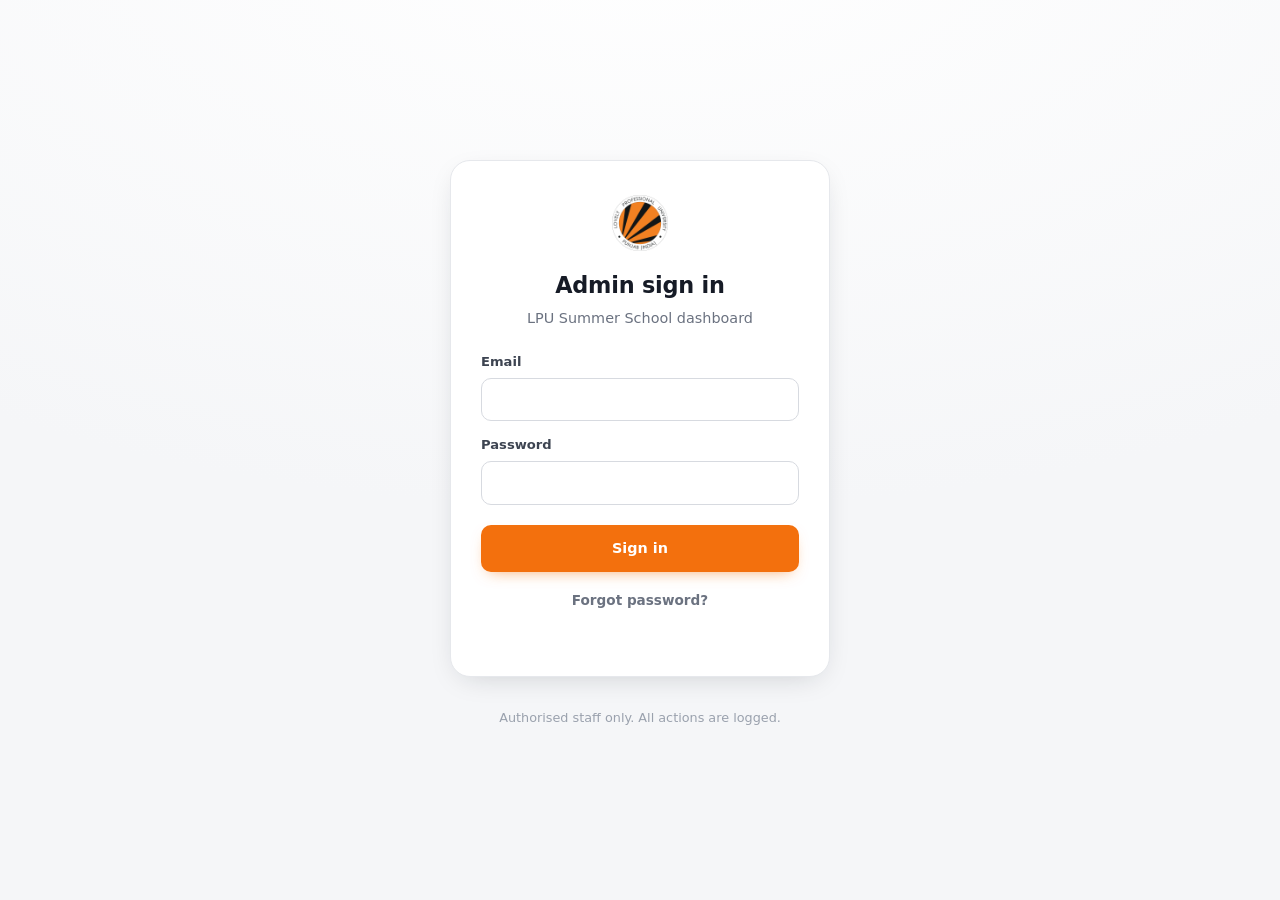
<file: admin.html>
<!doctype html>
<html lang="en">
  <head>
    <meta charset="utf-8">
    <meta name="viewport" content="width=device-width, initial-scale=1">
    <meta http-equiv="Content-Security-Policy" content="default-src 'self'; script-src 'self'; style-src 'self' 'unsafe-inline'; img-src 'self' https: data: blob:; connect-src 'self' https://laessbhhxbdydhhkseia.supabase.co https://bynpuhoysivxxlblxica.supabase.co; font-src 'self'; base-uri 'self'; form-action 'self';">
    <meta name="robots" content="noindex, nofollow, noarchive">
    <meta name="theme-color" content="#f3700d">
    <title>Admin | LPU Summer School</title>
    <link rel="icon" type="image/png" href="/assets/lpu-circle-logo.png">
    <link rel="apple-touch-icon" href="/assets/lpu-circle-logo.png">
    <link rel="stylesheet" href="admin.css">
  </head>
  <body class="admin">
    <!-- ============================ LOGIN ============================ -->
    <div class="login-view" data-login-view>
      <form class="login-card" data-login-form>
        <img class="login-logo" src="assets/lpu-circle-logo.png" width="56" height="56" alt="">
        <h1>Admin sign in</h1>
        <p class="login-sub">LPU Summer School dashboard</p>
        <label>Email
          <input type="email" name="email" autocomplete="username" required>
        </label>
        <label>Password
          <input type="password" name="password" autocomplete="current-password" required>
        </label>
        <button class="btn btn-primary btn-block" type="submit" data-login-submit>Sign in</button>
        <button class="btn-link" type="button" data-forgot-pass>Forgot password?</button>
        <p class="login-error" role="alert" data-login-error></p>
      </form>
      <p class="login-foot">Authorised staff only. All actions are logged.</p>
    </div>

    <!-- ============================ APP ============================ -->
    <div class="app" data-app hidden>
      <!-- Sidebar -->
      <aside class="sidebar" data-sidebar>
        <div class="sidebar-brand">
          <img src="assets/lpu-circle-logo.png" width="34" height="34" alt="">
          <div><strong>Summer School</strong><span>Admin</span></div>
        </div>
        <nav class="sidebar-nav" aria-label="Sections">
          <button class="nav-item active" data-view="dashboard"><span class="nav-ic" aria-hidden="true">▦</span>Dashboard</button>
          <button class="nav-item" data-view="registrations"><span class="nav-ic" aria-hidden="true">▣</span>Registrations<em class="nav-badge" data-nav-pending hidden>0</em></button>
          <p class="nav-section">Setup</p>
          <button class="nav-item" data-view="programs"><span class="nav-ic" aria-hidden="true">◈</span>Programs</button>
          <button class="nav-item" data-view="sessions"><span class="nav-ic" aria-hidden="true">◷</span>Sessions</button>
          <button class="nav-item" data-view="courses"><span class="nav-ic" aria-hidden="true">❏</span>Courses</button>
          <button class="nav-item" data-view="fees"><span class="nav-ic" aria-hidden="true">₹</span>Fees</button>
          <p class="nav-section">Site</p>
          <button class="nav-item" data-view="gallery"><span class="nav-ic" aria-hidden="true">▤</span>Gallery</button>
          <button class="nav-item" data-view="settings"><span class="nav-ic" aria-hidden="true">⚙</span>Settings</button>
          <button class="nav-item" data-view="yearly"><span class="nav-ic" aria-hidden="true">↻</span>New season</button>
        </nav>
        <div class="sidebar-foot">
          <div class="sidebar-user">
            <span class="sidebar-avatar" data-admin-initial>A</span>
            <span class="sidebar-email" data-admin-email>admin</span>
          </div>
          <div class="sidebar-foot-actions">
            <button class="btn-link" type="button" data-change-pass>Change password</button>
            <button class="btn-link danger" type="button" data-logout>Log out</button>
          </div>
        </div>
      </aside>

      <!-- Workspace -->
      <div class="workspace">
        <header class="topbar">
          <button class="icon-btn sidebar-toggle" type="button" aria-label="Toggle menu" data-sidebar-toggle>☰</button>
          <h1 class="topbar-title" data-page-title>Dashboard</h1>
          <div class="topbar-actions">
            <button class="btn btn-ghost btn-sm" type="button" data-refresh>↻ Refresh</button>
          </div>
        </header>

        <main class="workspace-main" data-workspace>
          <!-- Dashboard -->
          <section class="view active" data-panel="dashboard">
            <div class="stat-grid" data-stat-grid></div>
            <div class="dash-columns">
              <section class="card">
                <div class="card-head">
                  <h2>Needs attention</h2>
                  <button class="btn btn-ghost btn-sm" type="button" data-goto="registrations" data-preset-pending>Review payments</button>
                </div>
                <div class="stack" data-attention></div>
              </section>
              <section class="card">
                <div class="card-head">
                  <h2>Program setup</h2>
                  <button class="btn btn-ghost btn-sm" type="button" data-goto="programs">Manage</button>
                </div>
                <div class="stack" data-program-health></div>
              </section>
            </div>
          </section>

          <!-- Registrations -->
          <section class="view" data-panel="registrations">
            <div class="toolbar">
              <input class="input search" type="search" placeholder="Search student, guardian, school, phone, ref…" data-reg-search>
              <select class="input" data-reg-status><option value="all">All status</option><option value="pending">Pending</option><option value="confirmed">Confirmed</option><option value="cancelled">Cancelled</option><option value="rejected">Rejected</option></select>
              <select class="input" data-reg-payment><option value="all">All payment</option><option value="verification_pending">Needs verification</option><option value="paid">Verified</option><option value="unpaid">Unpaid</option><option value="failed">Rejected / failed</option></select>
              <select class="input" data-reg-program><option value="all">All programs</option></select>
              <span class="toolbar-count" data-reg-count></span>
              <button class="btn btn-ghost btn-sm" type="button" data-export-csv>Export CSV</button>
            </div>
            <div class="table-wrap">
              <table class="data-table" data-reg-table>
                <thead><tr>
                  <th>Date</th><th>Student</th><th>Program</th><th>Age / class</th><th>Guardian</th><th>Phone</th><th>Fee</th><th>Payment</th><th>Status</th><th></th>
                </tr></thead>
                <tbody data-reg-body></tbody>
              </table>
            </div>
            <p class="empty" data-reg-empty hidden>No registrations match your filters.</p>
            <div class="pagination" data-reg-pagination hidden></div>
          </section>

          <!-- Programs -->
          <section class="view" data-panel="programs">
            <div class="toolbar">
              <input class="input search" type="search" placeholder="Search program…" data-program-search>
              <select class="input" data-program-active><option value="all">All visibility</option><option value="active">Active</option><option value="inactive">Inactive</option></select>
              <span class="toolbar-count" data-program-count></span>
              <button class="btn btn-primary btn-sm" type="button" data-add-program>+ Add program</button>
            </div>
            <div class="table-wrap">
              <table class="data-table" data-program-table>
                <thead><tr><th>Program</th><th>Dates</th><th>Mode</th><th>Fee</th><th>Readiness</th><th>Active</th><th></th></tr></thead>
                <tbody data-program-body></tbody>
              </table>
            </div>
            <p class="empty" data-program-empty hidden>No programs found.</p>
          </section>

          <!-- Sessions -->
          <section class="view" data-panel="sessions">
            <div class="toolbar">
              <input class="input search" type="search" placeholder="Search session…" data-session-search>
              <select class="input" data-session-program><option value="all">All programs</option></select>
              <span class="toolbar-count" data-session-count></span>
              <button class="btn btn-primary btn-sm" type="button" data-add-session>+ Add session</button>
            </div>
            <div class="table-wrap">
              <table class="data-table" data-session-table>
                <thead><tr><th>Name</th><th>Program</th><th>Time slot</th><th>Order</th><th>Active</th><th></th></tr></thead>
                <tbody data-session-body></tbody>
              </table>
            </div>
            <p class="empty" data-session-empty hidden>No sessions found.</p>
          </section>

          <!-- Courses -->
          <section class="view" data-panel="courses">
            <div class="toolbar">
              <input class="input search" type="search" placeholder="Search course…" data-course-search>
              <select class="input" data-course-program><option value="all">All programs</option></select>
              <select class="input" data-course-session><option value="all">All sessions</option></select>
              <span class="toolbar-count" data-course-count></span>
              <button class="btn btn-primary btn-sm" type="button" data-add-course>+ Add course</button>
            </div>
            <div class="table-wrap">
              <table class="data-table" data-course-table>
                <thead><tr><th>Course</th><th>Program</th><th>Session</th><th>Category</th><th>Min age</th><th>Active</th><th></th></tr></thead>
                <tbody data-course-body></tbody>
              </table>
            </div>
            <p class="empty" data-course-empty hidden>No courses found.</p>
          </section>

          <!-- Fees -->
          <section class="view" data-panel="fees">
            <div class="toolbar">
              <input class="input search" type="search" placeholder="Search fee tier…" data-fee-search>
              <select class="input" data-fee-program><option value="all">All programs</option></select>
              <span class="toolbar-count" data-fee-count></span>
              <button class="btn btn-primary btn-sm" type="button" data-add-fee>+ Add tier</button>
            </div>
            <div class="table-wrap">
              <table class="data-table" data-fee-table>
                <thead><tr><th>Program</th><th>Sessions</th><th>Fee (Rs.)</th><th>Label</th><th></th></tr></thead>
                <tbody data-fee-body></tbody>
              </table>
            </div>
            <p class="empty" data-fee-empty hidden>No fee tiers found.</p>
          </section>

          <!-- Gallery -->
          <section class="view" data-panel="gallery">
            <div class="toolbar">
              <input class="input search" type="search" placeholder="Search image…" data-gallery-search>
              <span class="toolbar-count" data-gallery-count></span>
              <button class="btn btn-primary btn-sm" type="button" data-add-image>+ Add image</button>
            </div>
            <div class="gallery-grid" data-gallery-grid></div>
            <p class="empty" data-gallery-empty hidden>No gallery images yet.</p>
          </section>

          <!-- Settings -->
          <section class="view" data-panel="settings">
            <div class="toolbar">
              <input class="input search" type="search" placeholder="Search setting…" data-settings-search>
              <span class="toolbar-count" data-settings-count></span>
              <button class="btn btn-primary btn-sm" type="button" data-save-settings>Save changes</button>
            </div>
            <div class="settings-grid" data-settings-grid></div>
          </section>

          <!-- New season / yearly tools -->
          <section class="view" data-panel="yearly">
            <div class="stack" data-yearly></div>
          </section>
        </main>
      </div>
    </div>

    <!-- Modal -->
    <div class="modal-overlay" data-modal-overlay hidden>
      <div class="modal" role="dialog" aria-modal="true" aria-labelledby="modalTitle">
        <div class="modal-head">
          <h3 id="modalTitle" data-modal-title>Modal</h3>
          <button class="icon-btn" type="button" aria-label="Close" data-modal-close>&times;</button>
        </div>
        <div class="modal-body" data-modal-body></div>
        <div class="modal-foot" data-modal-foot>
          <button class="btn btn-ghost" type="button" data-modal-cancel>Cancel</button>
          <button class="btn btn-primary" type="button" data-modal-save>Save</button>
        </div>
      </div>
    </div>

    <div class="toast-region" data-toasts aria-live="polite" aria-atomic="true"></div>

    <script src="admin.js"></script>
    <script src="select-enhance.js"></script>
  </body>
</html>
</file>
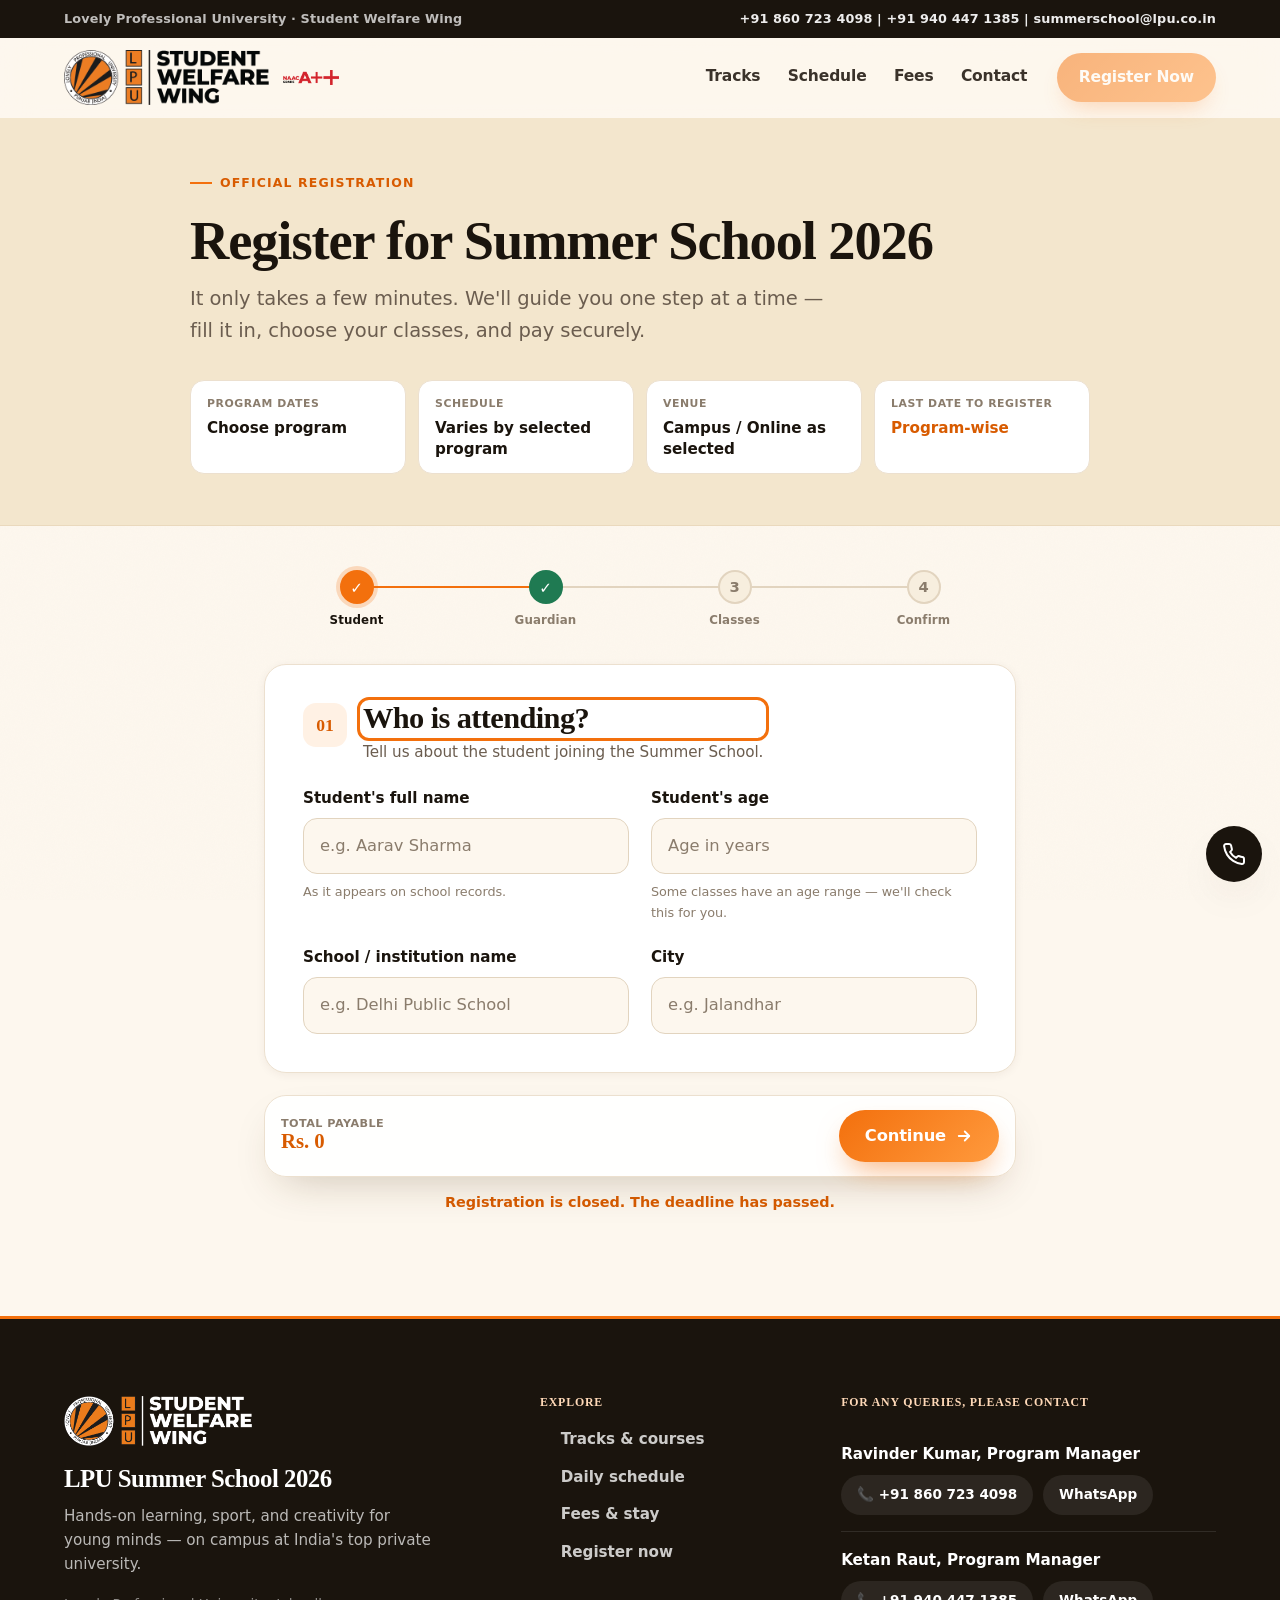
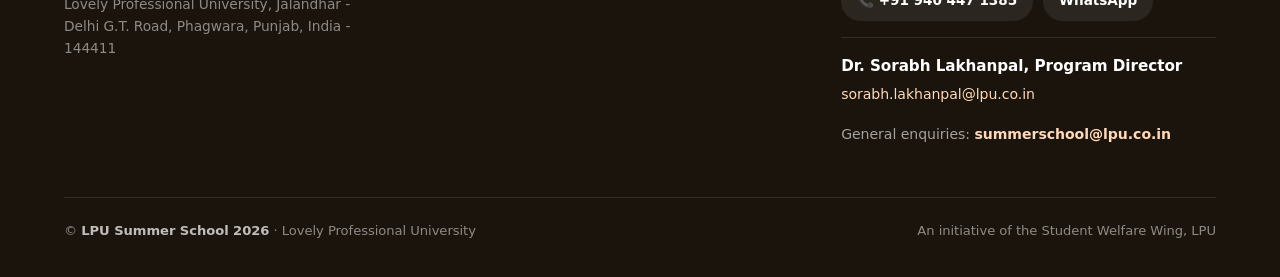
<file: register.html>
<!doctype html>
<html lang="en">
  <head>
    <!-- Google tag (gtag.js) -->
    <script async src="https://www.googletagmanager.com/gtag/js?id=G-HMVR66H028"></script>
    <script>
      window.dataLayer = window.dataLayer || [];
      function gtag(){dataLayer.push(arguments);}
      gtag('js', new Date());
      gtag('config', 'G-HMVR66H028');
    </script>
    <meta charset="utf-8">
    <meta name="viewport" content="width=device-width, initial-scale=1">
    <meta http-equiv="Content-Security-Policy" content="default-src 'self'; script-src 'self' https://www.googletagmanager.com; style-src 'self' 'unsafe-inline' https://fonts.googleapis.com; img-src 'self' https: data: blob:; connect-src 'self' https://laessbhhxbdydhhkseia.supabase.co https://bynpuhoysivxxlblxica.supabase.co https://www.google-analytics.com https://analytics.google.com https://www.googletagmanager.com; font-src 'self' https://fonts.gstatic.com; base-uri 'self'; form-action 'self';">
    <meta name="description" content="Register for LPU Summer School 2026 in a few simple steps — choose your program, classes, stay, and pay securely.">
    <meta name="robots" content="index, follow">
    <meta name="theme-color" content="#f3700d">
    <title>Register | LPU Summer School 2026</title>
    <link rel="canonical" href="https://summerschool.unisportscouncil.co.in/register">
    <link rel="icon" type="image/png" href="/assets/lpu-circle-logo.png">
    <link rel="apple-touch-icon" href="/assets/lpu-circle-logo.png">
    <link rel="manifest" href="/assets/site.webmanifest">
    <meta property="og:type" content="website">
    <meta property="og:site_name" content="LPU Summer School">
    <meta property="og:title" content="Register for LPU Summer School 2026">
    <meta property="og:description" content="Complete LPU Summer School registration in a few simple steps and upload payment proof securely.">
    <meta property="og:url" content="https://summerschool.unisportscouncil.co.in/register">
    <meta property="og:image" content="https://summerschool.unisportscouncil.co.in/assets/lpu-summer-school-og.png">
    <meta name="twitter:card" content="summary_large_image">
    <link rel="preconnect" href="https://bynpuhoysivxxlblxica.supabase.co">
    <link rel="preconnect" href="https://fonts.googleapis.com">
    <link rel="preconnect" href="https://fonts.gstatic.com" crossorigin>
    <link rel="stylesheet" href="https://fonts.googleapis.com/css2?family=Fraunces:opsz,wght@9..144,500;9..144,600;9..144,700&family=Plus+Jakarta+Sans:wght@400;500;600;700;800&display=swap">
    <link rel="stylesheet" href="styles.css">
  </head>
  <body class="register-page">
    <a class="skip-link" href="#registerMain">Skip to registration</a>

    <div class="utility-bar">
      <span class="utility-org">Lovely Professional University &middot; Student Welfare Wing</span>
      <a class="utility-contact" href="mailto:summerschool@lpu.co.in" data-cfg="utility-contact">+91 860 723 4098 &middot; summerschool@lpu.co.in</a>
    </div>

    <header class="site-header" data-header>
      <a class="brand" href="/" aria-label="Back to LPU Summer School home">
        <img class="brand-logo" src="assets/dsosww-logo.png" width="514" height="136" alt="LPU Student Welfare Wing">
        <img class="naac-logo" src="assets/lpu-naac-logo.png" width="2746" height="750" alt="NAAC Grade A++" loading="lazy">
      </a>
      <button class="nav-toggle" type="button" aria-label="Open navigation" aria-expanded="false" aria-controls="primary-nav" data-nav-toggle>
        <span></span><span></span><span></span>
      </button>
      <nav class="site-nav" id="primary-nav" aria-label="Primary" data-nav>
        <a href="/#tracks">Tracks</a>
        <a href="/#sessions">Schedule</a>
        <a href="/#fees">Fees</a>
        <a href="/#contact">Contact</a>
        <a class="nav-cta" href="/register">Register Now</a>
      </nav>
    </header>

    <main id="registerMain" class="register-main">
      <!-- ======================= REGISTER HERO ======================= -->
      <section class="register-hero">
        <div class="register-hero-inner">
          <p class="eyebrow">Official registration</p>
          <h1>Register for Summer School 2026</h1>
          <p class="register-hero-sub">It only takes a few minutes. We'll guide you one step at a time &mdash; fill it in, choose your classes, and pay securely.</p>
          <dl class="register-hero-facts">
            <div class="reg-fact">
              <dt>Program dates</dt>
              <dd data-reg-summary="dates">Choose a program</dd>
            </div>
            <div class="reg-fact">
              <dt>Schedule</dt>
              <dd data-reg-summary="schedule">Varies by program</dd>
            </div>
            <div class="reg-fact">
              <dt>Venue</dt>
              <dd data-reg-summary="venue">Campus / Online</dd>
            </div>
            <div class="reg-fact reg-fact-deadline">
              <dt>Last date to register</dt>
              <dd data-reg-summary="deadline">Program-wise</dd>
            </div>
          </dl>
        </div>
      </section>

      <!-- ======================= WIZARD ======================= -->
      <section class="section registration-section">
        <!-- Progress -->
        <div class="form-progress" aria-label="Registration steps">
          <div class="progress-step active" data-step="1"><span>1</span><em>Student</em></div>
          <div class="progress-step" data-step="2"><span>2</span><em>Guardian</em></div>
          <div class="progress-step" data-step="3"><span>3</span><em>Classes</em></div>
          <div class="progress-step" data-step="4"><span>4</span><em>Stay &amp; food</em></div>
          <div class="progress-step" data-step="5"><span>5</span><em>Confirm</em></div>
        </div>

        <form class="registration-form wizard" data-registration-form novalidate>
          <!-- ---------- STEP 1: STUDENT ---------- -->
          <div class="form-block is-active">
            <div class="form-heading">
              <span>01</span>
              <div>
                <h2>Who is attending?</h2>
                <p class="form-block-intro">Tell us about the student joining the Summer School.</p>
              </div>
            </div>
            <div class="form-grid">
              <label>
                Student's full name
                <input name="studentName" type="text" autocomplete="name" maxlength="100" placeholder="e.g. Aarav Sharma" required>
                <small class="field-hint">As it appears on school records.</small>
              </label>
              <label>
                Student's age
                <input name="studentAge" type="number" inputmode="numeric" min="1" max="70" placeholder="Age in years" required>
                <small class="field-hint">Some classes have an age range &mdash; we'll check this for you.</small>
              </label>
              <label>
                School / institution name
                <input name="schoolName" type="text" maxlength="150" placeholder="e.g. Delhi Public School" required>
              </label>
              <label>
                City
                <input name="city" type="text" maxlength="100" placeholder="e.g. Jalandhar" required>
              </label>
            </div>
          </div>

          <!-- ---------- STEP 2: GUARDIAN ---------- -->
          <div class="form-block">
            <div class="form-heading">
              <span>02</span>
              <div>
                <h2>Parent or guardian</h2>
                <p class="form-block-intro">We'll use these details to contact you about the registration.</p>
              </div>
            </div>
            <div class="form-grid">
              <label>
                Title
                <select name="guardianTitle" autocomplete="honorific-prefix" required>
                  <option value="">Select title</option>
                  <option>Mr.</option>
                  <option>Mrs.</option>
                  <option>Ms.</option>
                  <option>Dr.</option>
                  <option>Prof.</option>
                  <option>Master</option>
                  <option>Miss</option>
                  <option>Shri</option>
                  <option>Smt.</option>
                </select>
              </label>
              <label>
                Parent or guardian name
                <input name="guardianName" type="text" autocomplete="name" maxlength="100" placeholder="Full name" required>
              </label>
              <label>
                Phone number
                <input name="phone" type="tel" inputmode="tel" autocomplete="tel" pattern="\+?[0-9\s().-]{10,20}" maxlength="20" placeholder="10-digit mobile number" title="Enter a valid phone number with 10 to 15 digits" required>
                <small class="field-hint">We'll send updates to this number on WhatsApp / call.</small>
              </label>
              <label>
                Email
                <input name="email" type="email" inputmode="email" autocomplete="email" maxlength="254" placeholder="name@example.com" required>
              </label>
              <label>
                Emergency contact
                <input name="emergencyPhone" type="tel" inputmode="tel" pattern="\+?[0-9\s().-]{10,20}" maxlength="20" placeholder="Another reachable number" title="Enter a valid phone number with 10 to 15 digits" required>
                <small class="field-hint">A second number we can call in an emergency.</small>
              </label>
            </div>
          </div>

          <!-- ---------- STEP 3: PROGRAM & CLASSES ---------- -->
          <div class="form-block">
            <div class="form-heading">
              <span>03</span>
              <div>
                <h2 data-selection-heading>Choose program &amp; classes</h2>
                <p class="form-block-intro" data-selection-help>Pick a program first. The classes, dates, and fee update automatically.</p>
              </div>
            </div>
            <input type="hidden" name="programSlug" value="" data-program-slug>
            <p class="reg-cards-label">Select your program</p>
            <div class="registration-programs" data-registration-programs role="group" aria-label="Choose program"></div>
            <p class="program-status" data-program-status>Select a program to see its schedule, fee, and registration status.</p>
            <div class="session-selectors" data-session-selectors></div>
          </div>

          <!-- ---------- STEP 4: STAY & FOOD (auto-hidden when not offered) ---------- -->
          <div class="form-block" data-hostel-block>
            <div class="form-heading">
              <span>04</span>
              <div>
                <h2>Stay &amp; food <small>(optional)</small></h2>
                <p class="form-block-intro">For outstation students. Hostel beds are charged per student, per day; mess food is per student, per day.</p>
              </div>
            </div>
            <div class="hostel-radios" data-hostel-options></div>
          </div>

          <!-- ---------- STEP 5: CONFIRM ---------- -->
          <div class="form-block">
            <div class="form-heading">
              <span>05</span>
              <div>
                <h2>Review &amp; confirm</h2>
                <p class="form-block-intro">Check the details below, then confirm to proceed to payment.</p>
              </div>
            </div>
            <div class="confirm-summary" data-confirm-summary hidden></div>
            <div class="form-grid">
              <label class="full">
                Medical note or special requirement
                <textarea name="medicalNote" rows="4" maxlength="500" placeholder="Allergies, medication, pickup note &mdash; or write NA"></textarea>
              </label>
            </div>

            <div class="confirm-fees">
              <div class="fee-line">
                <span>Program / class fee</span>
                <strong data-fee-session>Rs. 0</strong>
              </div>
              <div class="fee-line-secondary" data-fee-detail></div>
              <p class="fee-note" data-fee-note></p>
              <div class="fee-line fee-line-total">
                <span>Total payable</span>
                <strong data-fee-total>Rs. 0</strong>
              </div>
            </div>

            <label class="consent-row full">
              <input type="checkbox" name="consent" required>
              <span>I confirm the details above are correct and I agree to be contacted by the LPU Summer School team.</span>
            </label>
          </div>

          <!-- ---------- STICKY WIZARD ACTION BAR ---------- -->
          <div class="wizard-bar">
            <button class="btn btn-ghost wizard-back" type="button" data-wizard-back hidden>
              <svg width="18" height="18" viewBox="0 0 24 24" fill="none" stroke="currentColor" stroke-width="2.4" stroke-linecap="round" stroke-linejoin="round" aria-hidden="true"><path d="M19 12H5"/><path d="m11 18-6-6 6-6"/></svg>
              Back
            </button>
            <div class="wizard-total">
              <span>Total payable</span>
              <strong data-fee-total>Rs. 0</strong>
            </div>
            <button class="btn btn-primary wizard-next" type="button" data-wizard-next>
              Continue
              <svg width="18" height="18" viewBox="0 0 24 24" fill="none" stroke="currentColor" stroke-width="2.4" stroke-linecap="round" stroke-linejoin="round" aria-hidden="true"><path d="M5 12h14"/><path d="m13 6 6 6-6 6"/></svg>
            </button>
            <button class="btn btn-primary wizard-submit" type="submit" data-wizard-submit hidden disabled>Proceed to Payment</button>
          </div>
          <p class="form-status" role="status" data-form-status></p>
        </form>

        <!-- ======================= PAYMENT MODAL ======================= -->
        <div class="payment-overlay" data-payment-section hidden>
          <div class="payment-modal">
            <div class="payment-modal-header">
              <div>
                <h2>Complete payment</h2>
                <span class="payment-ref">Ref: <code data-pay-ref></code></span>
              </div>
              <button type="button" class="payment-close" data-payment-close aria-label="Close payment">&times;</button>
            </div>

            <div class="payment-modal-scroll">
              <div class="pay-amount-card">
                <span class="pay-for">Paying for <b data-pay-student>&mdash;</b></span>
                <span class="pay-amount-label">Amount to pay</span>
                <strong class="pay-amount" data-pay-total>Rs. 0</strong>
                <span class="pay-amount-split" data-pay-split></span>
              </div>

              <ol class="pay-steps">
                <li class="pay-step">
                  <span class="pay-step-num">1</span>
                  <div class="pay-step-body">
                    <strong>Pay on the official LPU page</strong>
                    <p>Tap the button. On the page that opens, enter <b data-pay-total>Rs. 0</b> and complete the payment.</p>
                    <a class="btn btn-primary pay-cta" data-paytm-link href="https://secure.paytmpayments.com/link/paymentForm/25698/LL_925406030" target="_blank" rel="noopener">
                      Open Paytm &amp; pay <span data-pay-total>Rs. 0</span>
                      <svg width="18" height="18" viewBox="0 0 24 24" fill="none" stroke="currentColor" stroke-width="2.4" stroke-linecap="round" stroke-linejoin="round" aria-hidden="true"><path d="M7 17 17 7"/><path d="M7 7h10v10"/></svg>
                    </a>
                  </div>
                </li>
                <li class="pay-step">
                  <span class="pay-step-num">2</span>
                  <div class="pay-step-body">
                    <strong>Take a screenshot</strong>
                    <p>When Paytm shows &ldquo;Payment Successful&rdquo;, take a screenshot of that screen.</p>
                  </div>
                </li>
                <li class="pay-step">
                  <span class="pay-step-num">3</span>
                  <div class="pay-step-body">
                    <strong>Upload your screenshot here</strong>
                    <div class="upload-section">
                      <div class="upload-state" data-upload-state="pick">
                        <div class="upload-area" role="button" tabindex="0" data-upload-area>
                          <svg width="36" height="36" viewBox="0 0 24 24" fill="none" stroke="currentColor" stroke-width="1.5" stroke-linecap="round" stroke-linejoin="round" aria-hidden="true"><path d="M21 15v4a2 2 0 0 1-2 2H5a2 2 0 0 1-2-2v-4"/><polyline points="17 8 12 3 7 8"/><line x1="12" y1="3" x2="12" y2="15"/></svg>
                          <strong>Tap to add your payment screenshot</strong>
                          <span>JPG, PNG, WebP or HEIC (max 10 MB)</span>
                        </div>
                        <div class="upload-processing" data-upload-processing>
                          <div class="upload-spinner"></div>
                          <span>Compressing your photo&hellip; please wait</span>
                        </div>
                        <div class="upload-ready" data-upload-ready>
                          <img data-preview-img alt="Screenshot preview">
                          <div class="upload-file-info">
                            <span class="upload-filename" data-upload-filename></span>
                            <span class="upload-success-badge">Ready to submit</span>
                          </div>
                          <button type="button" class="upload-remove-btn" data-remove-upload aria-label="Remove screenshot">&times;</button>
                        </div>
                      </div>
                      <p class="form-status" role="status" data-upload-status></p>
                      <button class="btn btn-primary upload-submit" type="button" data-submit-screenshot disabled>Submit registration</button>
                    </div>
                  </div>
                </li>
              </ol>

              <div class="payment-help-card">
                <strong>Need help paying?</strong>
                <span>Call +91 860 723 4098 or +91 940 447 1385 &mdash; we'll guide you.</span>
              </div>
            </div>
          </div>
        </div>

        <!-- ======================= RECEIPT ======================= -->
        <section class="receipt-section" data-receipt hidden role="dialog" aria-modal="true" aria-labelledby="receiptTitle" tabindex="-1">
          <div class="receipt-card" role="document">
            <div class="receipt-header">
              <div class="receipt-check" aria-hidden="true">
                <svg viewBox="0 0 60 60"><circle class="rc-circle" cx="30" cy="30" r="26.4"/><path class="rc-tick" d="M18 31.5 26.5 40 42 22"/></svg>
              </div>
              <h2 id="receiptTitle">Registration submitted</h2>
              <p>LPU Summer School 2026</p>
            </div>
            <div class="receipt-body">
              <table class="receipt-table" data-receipt-table></table>
              <div class="receipt-pending">Pending verification</div>
              <p class="receipt-note">Your payment screenshot is under review. You'll receive a confirmation email once it's verified.</p>
              <p class="receipt-contact">For queries: summerschool@lpu.co.in &middot; +91 860 723 4098 &middot; +91 940 447 1385</p>
            </div>
            <div class="receipt-actions">
              <button class="btn btn-primary" type="button" data-print-receipt>Print summary</button>
              <a class="btn btn-ghost" href="/">Back to website</a>
            </div>
          </div>
        </section>
      </section>
    </main>

    <!-- ======================= FOOTER ======================= -->
    <footer class="site-footer" id="contact">
      <div class="footer-grid">
        <div class="footer-brand">
          <img src="assets/sww-logo.png" width="718" height="191" alt="LPU Student Welfare Wing" loading="lazy" decoding="async">
          <h2 data-cfg="event-name">LPU Summer School 2026</h2>
          <p class="footer-tagline">Hands-on learning, sport, and creativity for young minds &mdash; on campus at India's top private university.</p>
          <p class="footer-address" data-cfg="full-address">Lovely Professional University, Jalandhar - Delhi G.T. Road, Phagwara, Punjab, India - 144411</p>
        </div>

        <nav class="footer-links" aria-label="Footer">
          <h3 class="footer-col-title">Explore</h3>
          <ul>
            <li><a href="/#tracks">Tracks &amp; courses</a></li>
            <li><a href="/#sessions">Daily schedule</a></li>
            <li><a href="/#fees">Fees &amp; stay</a></li>
            <li><a href="/register">Register now</a></li>
          </ul>
        </nav>

        <address class="footer-contact">
          <h3 class="footer-col-title">For any queries, please contact</h3>
          <div class="contact-card" data-cfg-pm="1">
            <span>Ravinder Kumar, Program Manager</span>
            <div class="contact-links">
              <a href="tel:+918607234098">Call +91 86072 34098</a>
              <a href="https://wa.me/918607234098?text=Hi%2C%20I%20have%20a%20query%20about%20LPU%20Summer%20School%202026" target="_blank" rel="noopener">WhatsApp</a>
            </div>
          </div>
          <div class="contact-card" data-cfg-pm="2">
            <span>Vivek Kumar, Program Manager</span>
            <div class="contact-links">
              <a href="tel:+918637573863">Call +91 86375 73863</a>
              <a href="https://wa.me/918637573863?text=Hi%2C%20I%20have%20a%20query%20about%20LPU%20Summer%20School%202026" target="_blank" rel="noopener">WhatsApp</a>
            </div>
          </div>
          <div class="contact-director" data-cfg-director>
            <span>Dr. Sorabh Lakhanpal, Program Director</span>
            <a href="mailto:sorabh.lakhanpal@lpu.co.in">sorabh.lakhanpal@lpu.co.in</a>
          </div>
          <p class="footer-email" data-cfg="footer-email">General enquiries: <a href="mailto:summerschool@lpu.co.in">summerschool@lpu.co.in</a></p>
        </address>
      </div>

      <div class="footer-bottom">
        <p class="footer-copy">&copy; <span data-cfg="event-name">LPU Summer School 2026</span> &middot; Lovely Professional University</p>
        <p class="footer-credit">An initiative of the Student Welfare Wing, LPU</p>
      </div>
    </footer>

    <button class="floating-contact" type="button" aria-label="Contact us" data-contact-toggle>
      <svg width="24" height="24" viewBox="0 0 24 24" fill="none" stroke="currentColor" stroke-width="2" stroke-linecap="round" stroke-linejoin="round" aria-hidden="true"><path d="M22 16.92v3a2 2 0 0 1-2.18 2 19.79 19.79 0 0 1-8.63-3.07 19.5 19.5 0 0 1-6-6 19.79 19.79 0 0 1-3.07-8.67A2 2 0 0 1 4.11 2h3a2 2 0 0 1 2 1.72c.127.96.361 1.903.7 2.81a2 2 0 0 1-.45 2.11L8.09 9.91a16 16 0 0 0 6 6l1.27-1.27a2 2 0 0 1 2.11-.45c.907.339 1.85.573 2.81.7A2 2 0 0 1 22 16.92z"/></svg>
    </button>

    <div class="contact-overlay" data-contact-overlay hidden>
      <div class="contact-panel">
        <div class="contact-panel-header">
          <strong>Contact Program Managers</strong>
          <button type="button" aria-label="Close contact panel" data-contact-close>&times;</button>
        </div>
        <div class="contact-panel-body">
          <div class="manager-card" data-cfg-pm-overlay="1">
            <strong>Ravinder Kumar</strong>
            <span>Program Manager</span>
            <div class="manager-actions">
              <a href="tel:+918607234098" class="action-btn call">Call</a>
              <a href="https://wa.me/918607234098?text=Hi%2C%20I%20have%20a%20query%20about%20LPU%20Summer%20School%202026" target="_blank" rel="noopener" class="action-btn whatsapp">WhatsApp</a>
            </div>
          </div>
          <div class="manager-card" data-cfg-pm-overlay="2">
            <strong>Vivek Kumar</strong>
            <span>Program Manager</span>
            <div class="manager-actions">
              <a href="tel:+918637573863" class="action-btn call">Call</a>
              <a href="https://wa.me/918637573863?text=Hi%2C%20I%20have%20a%20query%20about%20LPU%20Summer%20School%202026" target="_blank" rel="noopener" class="action-btn whatsapp">WhatsApp</a>
            </div>
          </div>
        </div>
      </div>
    </div>

    <!-- File input at body level — outside modal to avoid mobile overflow/clip issues -->
    <input type="file" id="screenshotFileInput" accept="image/*,.heic,.heif" style="position:fixed;top:-200px;left:-200px;opacity:0;pointer-events:none;">

    <script src="script.js"></script>
    <script src="select-enhance.js"></script>
  </body>
</html>
</file>
<file: admin.css>
/* =====================================================================
   LPU SUMMER SCHOOL — ADMIN DASHBOARD (rebuild)
   Clean, dense, professional. System fonts (CSP font-src 'self').
   ===================================================================== */
:root {
  --bg: #f5f6f8;
  --surface: #ffffff;
  --surface-2: #fafbfc;
  --ink: #161b26;
  --ink-soft: #3d4451;
  --muted: #6b7280;
  --muted-2: #9aa1ad;
  --line: #e6e8ec;
  --line-2: #d7dae0;

  --orange: #f3700d;
  --orange-dark: #d85b00;
  --orange-wash: #fff3e8;

  --green: #1f9d5b;
  --green-wash: #e8f7ee;
  --amber: #c4810a;
  --amber-wash: #fdf3df;
  --red: #d33a2c;
  --red-wash: #fdecea;
  --blue: #2563eb;
  --blue-wash: #eaf0fe;

  --radius: 14px;
  --radius-sm: 10px;
  --shadow-sm: 0 1px 2px rgba(20,27,38,.06), 0 1px 3px rgba(20,27,38,.04);
  --shadow: 0 8px 30px -12px rgba(20,27,38,.22);
  --shadow-lg: 0 30px 70px -25px rgba(20,27,38,.4);
  --ease: cubic-bezier(.22,1,.36,1);
  --sidebar-w: 248px;
  --font: ui-sans-serif, system-ui, -apple-system, "Segoe UI", Roboto, Helvetica, Arial, sans-serif;
}

* { box-sizing: border-box; }
html, body { margin: 0; height: 100%; }
body.admin {
  font-family: var(--font); color: var(--ink); background: var(--bg);
  font-size: 14px; line-height: 1.5; -webkit-font-smoothing: antialiased;
}
img { display: block; max-width: 100%; }
[hidden] { display: none !important; }
a { color: var(--orange-dark); }
button, input, select, textarea { font: inherit; color: inherit; }
h1, h2, h3 { margin: 0; font-weight: 700; letter-spacing: -.01em; }
:focus-visible { outline: 2px solid var(--orange); outline-offset: 2px; border-radius: 6px; }

/* ---- buttons ---- */
.btn { display: inline-flex; align-items: center; justify-content: center; gap: 7px; cursor: pointer;
  padding: 10px 16px; border-radius: var(--radius-sm); border: 1px solid transparent;
  font-weight: 600; font-size: .9rem; white-space: nowrap; transition: background .15s var(--ease), border-color .15s, transform .1s, box-shadow .15s; }
.btn:active { transform: translateY(1px); }
.btn:disabled { opacity: .55; cursor: default; }
.btn-primary { background: var(--orange); color: #fff; box-shadow: 0 6px 16px -8px rgba(243,112,13,.7); }
.btn-primary:hover:not(:disabled) { background: var(--orange-dark); }
.btn-ghost { background: var(--surface); border-color: var(--line-2); color: var(--ink-soft); }
.btn-ghost:hover { background: var(--surface-2); border-color: var(--muted-2); }
.btn-danger { background: var(--red); color: #fff; }
.btn-danger:hover { filter: brightness(.94); }
.btn-sm { padding: 7px 12px; font-size: .84rem; }
.btn-block { width: 100%; }
.btn-link { background: none; border: 0; cursor: pointer; color: var(--muted); font-size: .85rem; font-weight: 600; padding: 4px; }
.btn-link:hover { color: var(--orange-dark); }
.btn-link.danger:hover { color: var(--red); }
.icon-btn { display: inline-grid; place-items: center; width: 38px; height: 38px; border: 0; border-radius: 9px; background: transparent; cursor: pointer; color: var(--ink-soft); font-size: 1.2rem; }
.icon-btn:hover { background: var(--surface-2); }

/* ---- inputs ---- */
.input, .field input, .field select, .field textarea {
  width: 100%; padding: 9px 12px; border: 1px solid var(--line-2); border-radius: var(--radius-sm);
  background: var(--surface); font-size: .9rem; transition: border-color .15s, box-shadow .15s;
}
.input:focus, .field input:focus, .field select:focus, .field textarea:focus {
  outline: none; border-color: var(--orange); box-shadow: 0 0 0 3px rgba(243,112,13,.16);
}
select.input, .field select { appearance: none; background-image: url("data:image/svg+xml,%3Csvg xmlns='http://www.w3.org/2000/svg' width='12' height='12' fill='none' stroke='%236b7280' stroke-width='2' stroke-linecap='round'%3E%3Cpath d='m2 4 4 4 4-4'/%3E%3C/svg%3E"); background-repeat: no-repeat; background-position: right 11px center; padding-right: 32px; }

/* =====================================================================
   LOGIN
   ===================================================================== */
.login-view { min-height: 100dvh; display: flex; flex-direction: column; align-items: center; justify-content: center; gap: 18px; padding: 24px;
  background: radial-gradient(1200px 600px at 50% -10%, #fff, var(--bg)); }
.login-card { width: min(380px, 100%); background: var(--surface); border: 1px solid var(--line); border-radius: 20px; box-shadow: var(--shadow); padding: 34px 30px; display: flex; flex-direction: column; gap: 14px; }
.login-logo { margin: 0 auto 4px; border-radius: 12px; }
.login-card h1 { text-align: center; font-size: 1.4rem; }
.login-sub { text-align: center; margin: -8px 0 8px; color: var(--muted); font-size: .9rem; }
.login-card label { display: flex; flex-direction: column; gap: 6px; font-size: .82rem; font-weight: 600; color: var(--ink-soft); }
.login-card label input { padding: 11px 13px; border: 1px solid var(--line-2); border-radius: var(--radius-sm); }
.login-card label input:focus { outline: none; border-color: var(--orange); box-shadow: 0 0 0 3px rgba(243,112,13,.16); }
.login-card .btn-primary { margin-top: 6px; padding: 12px; }
.login-error { margin: 0; min-height: 1em; text-align: center; color: var(--red); font-size: .85rem; font-weight: 600; }
.login-foot { color: var(--muted-2); font-size: .8rem; }

/* =====================================================================
   APP SHELL
   ===================================================================== */
.app { display: grid; grid-template-columns: var(--sidebar-w) 1fr; min-height: 100dvh; }

.sidebar { position: sticky; top: 0; height: 100dvh; display: flex; flex-direction: column;
  background: #15171d; color: #c7cbd3; padding: 16px 12px; gap: 4px; }
.sidebar-brand { display: flex; align-items: center; gap: 10px; padding: 8px 10px 16px; }
.sidebar-brand img { border-radius: 9px; }
.sidebar-brand strong { display: block; color: #fff; font-size: .98rem; }
.sidebar-brand span { font-size: .74rem; color: #8b909b; }
.sidebar-nav { display: flex; flex-direction: column; gap: 2px; flex: 1; overflow-y: auto; }
.nav-section { margin: 14px 12px 4px; font-size: .68rem; font-weight: 700; letter-spacing: .08em; text-transform: uppercase; color: #6a6f7a; }
.nav-item { display: flex; align-items: center; gap: 11px; width: 100%; text-align: left; cursor: pointer;
  padding: 10px 12px; border: 0; border-radius: 9px; background: transparent; color: #c7cbd3; font-size: .9rem; font-weight: 600; transition: background .15s, color .15s; }
.nav-item:hover { background: rgba(255,255,255,.06); color: #fff; }
.nav-item.active { background: var(--orange); color: #fff; }
.nav-ic { width: 18px; text-align: center; opacity: .85; font-size: .95rem; }
.nav-badge { margin-left: auto; min-width: 20px; height: 20px; padding: 0 6px; display: inline-grid; place-items: center; border-radius: 999px; background: var(--red); color: #fff; font-size: .72rem; font-weight: 800; font-style: normal; }
.nav-item.active .nav-badge { background: rgba(0,0,0,.25); }
.sidebar-foot { border-top: 1px solid rgba(255,255,255,.08); padding-top: 12px; }
.sidebar-user { display: flex; align-items: center; gap: 9px; padding: 4px 8px; }
.sidebar-avatar { width: 30px; height: 30px; border-radius: 50%; background: var(--orange); color: #fff; display: grid; place-items: center; font-weight: 800; font-size: .82rem; text-transform: uppercase; }
.sidebar-email { font-size: .78rem; color: #aeb3bd; overflow: hidden; text-overflow: ellipsis; white-space: nowrap; }
.sidebar-foot-actions { display: flex; justify-content: space-between; padding: 6px 4px 0; }
.sidebar-foot-actions .btn-link { color: #8b909b; }
.sidebar-foot-actions .btn-link:hover { color: #fff; }

.workspace { display: flex; flex-direction: column; min-width: 0; }
.topbar { position: sticky; top: 0; z-index: 20; display: flex; align-items: center; gap: 12px;
  padding: 14px clamp(16px, 3vw, 32px); background: rgba(245,246,248,.85); backdrop-filter: blur(8px); border-bottom: 1px solid var(--line); }
.topbar-title { font-size: 1.25rem; }
.topbar-actions { margin-left: auto; display: flex; gap: 8px; }
.sidebar-toggle { display: none; }
.workspace-main { padding: clamp(16px, 3vw, 30px); }

.view { display: none; animation: fade .25s var(--ease); }
.view.active { display: block; }
@keyframes fade { from { opacity: 0; transform: translateY(6px); } to { opacity: 1; transform: none; } }

/* ---- cards / stats ---- */
.card { background: var(--surface); border: 1px solid var(--line); border-radius: var(--radius); box-shadow: var(--shadow-sm); padding: 20px; }
.card-head { display: flex; align-items: center; justify-content: space-between; gap: 12px; margin-bottom: 16px; }
.card-head h2 { font-size: 1.02rem; }
.stat-grid { display: grid; grid-template-columns: repeat(4, 1fr); gap: 16px; margin-bottom: 22px; }
.stat { background: var(--surface); border: 1px solid var(--line); border-radius: var(--radius); box-shadow: var(--shadow-sm); padding: 18px 20px; position: relative; overflow: hidden; }
.stat::before { content: ""; position: absolute; left: 0; top: 0; bottom: 0; width: 4px; background: var(--muted-2); }
.stat.is-orange::before { background: var(--orange); }
.stat.is-amber::before { background: var(--amber); }
.stat.is-green::before { background: var(--green); }
.stat.is-blue::before { background: var(--blue); }
.stat-label { font-size: .78rem; font-weight: 600; color: var(--muted); }
.stat-value { font-size: 1.9rem; font-weight: 800; letter-spacing: -.02em; margin: 4px 0 2px; }
.stat-sub { font-size: .76rem; color: var(--muted-2); }
.dash-columns { display: grid; grid-template-columns: 1fr 1fr; gap: 16px; }
.stack { display: flex; flex-direction: column; gap: 10px; }
.stack-row { display: flex; align-items: center; gap: 12px; padding: 12px 14px; border: 1px solid var(--line); border-radius: var(--radius-sm); background: var(--surface-2); }
.stack-row .grow { flex: 1; min-width: 0; }
.stack-row strong { display: block; font-size: .9rem; }
.stack-row small { color: var(--muted); font-size: .8rem; }
.stack-empty { color: var(--muted-2); font-size: .88rem; padding: 14px; text-align: center; }

/* ---- toolbar ---- */
.toolbar { display: flex; flex-wrap: wrap; align-items: center; gap: 10px; margin-bottom: 16px; }
.toolbar .search { flex: 1; min-width: 200px; }
.toolbar .input:not(.search) { width: auto; min-width: 140px; }
.toolbar-count { font-size: .82rem; color: var(--muted); }
.toolbar .btn-primary, .toolbar [data-export-csv], .toolbar [data-save-settings] { margin-left: auto; }

/* ---- tables ---- */
.table-wrap { background: var(--surface); border: 1px solid var(--line); border-radius: var(--radius); box-shadow: var(--shadow-sm); overflow: auto; }
.data-table { width: 100%; border-collapse: collapse; font-size: .86rem; }
.data-table th { text-align: left; padding: 12px 14px; background: var(--surface-2); border-bottom: 1px solid var(--line); font-size: .72rem; font-weight: 700; letter-spacing: .04em; text-transform: uppercase; color: var(--muted); white-space: nowrap; }
.data-table td { padding: 12px 14px; border-bottom: 1px solid var(--line); vertical-align: middle; }
.data-table tbody tr:last-child td { border-bottom: 0; }
.data-table tbody tr:hover { background: var(--surface-2); }
.data-table .cell-strong { font-weight: 700; color: var(--ink); }
.data-table .cell-sub { color: var(--muted); font-size: .8rem; }
.row-actions { display: flex; gap: 6px; justify-content: flex-end; }
.empty { text-align: center; color: var(--muted); padding: 30px; }

/* ---- badges / pills ---- */
.badge { display: inline-flex; align-items: center; gap: 5px; padding: 3px 10px; border-radius: 999px; font-size: .72rem; font-weight: 700; white-space: nowrap; }
.badge::before { content: ""; width: 6px; height: 6px; border-radius: 50%; background: currentColor; }
.badge.green { background: var(--green-wash); color: var(--green); }
.badge.amber { background: var(--amber-wash); color: var(--amber); }
.badge.red { background: var(--red-wash); color: var(--red); }
.badge.blue { background: var(--blue-wash); color: var(--blue); }
.badge.gray { background: #eef0f3; color: var(--muted); }
.badge.orange { background: var(--orange-wash); color: var(--orange-dark); }
.pill-toggle { display: inline-flex; align-items: center; gap: 6px; cursor: pointer; padding: 4px 10px; border-radius: 999px; border: 1px solid var(--line-2); background: var(--surface); font-size: .76rem; font-weight: 700; }
.pill-toggle.on { background: var(--green-wash); color: var(--green); border-color: transparent; }
.pill-toggle.off { background: #eef0f3; color: var(--muted); }

/* ---- gallery ---- */
.gallery-grid { display: grid; grid-template-columns: repeat(auto-fill, minmax(200px, 1fr)); gap: 16px; }
.gallery-item { background: var(--surface); border: 1px solid var(--line); border-radius: var(--radius); overflow: hidden; box-shadow: var(--shadow-sm); }
.gallery-item img { width: 100%; aspect-ratio: 16/10; object-fit: cover; background: var(--surface-2); }
.gallery-item-body { padding: 12px 14px; display: flex; align-items: center; gap: 8px; }
.gallery-item-body .grow { flex: 1; min-width: 0; }
.gallery-item-body small { display: block; color: var(--muted); overflow: hidden; text-overflow: ellipsis; white-space: nowrap; }

/* ---- settings ---- */
.settings-grid { display: grid; grid-template-columns: repeat(auto-fill, minmax(320px, 1fr)); gap: 14px; }
.setting-card { background: var(--surface); border: 1px solid var(--line); border-radius: var(--radius); box-shadow: var(--shadow-sm); padding: 16px; }
.setting-card label { display: block; font-weight: 700; font-size: .86rem; margin-bottom: 4px; }
.setting-card .setting-key { font-size: .72rem; color: var(--muted-2); font-family: ui-monospace, monospace; margin-bottom: 8px; }
.setting-card .setting-desc { font-size: .8rem; color: var(--muted); margin: 0 0 10px; }

/* ---- modal ---- */
.modal-overlay { position: fixed; inset: 0; z-index: 100; display: grid; place-items: center; padding: 18px; background: rgba(20,27,38,.55); backdrop-filter: blur(3px); }
.modal { width: min(560px, 100%); max-height: 92vh; display: flex; flex-direction: column; background: var(--surface); border-radius: 16px; box-shadow: var(--shadow-lg); animation: fade .2s var(--ease); }
.modal-head { display: flex; align-items: center; justify-content: space-between; padding: 18px 20px; border-bottom: 1px solid var(--line); }
.modal-head h3 { font-size: 1.1rem; }
.modal-body { padding: 20px; overflow-y: auto; display: flex; flex-direction: column; gap: 14px; }
.modal-foot { display: flex; justify-content: flex-end; gap: 10px; padding: 16px 20px; border-top: 1px solid var(--line); }
.field { display: flex; flex-direction: column; gap: 6px; font-size: .82rem; font-weight: 600; color: var(--ink-soft); }
.field textarea { min-height: 90px; resize: vertical; }
.field .field-hint { font-weight: 500; color: var(--muted-2); font-size: .76rem; }
.field-row { display: grid; grid-template-columns: 1fr 1fr; gap: 12px; }
.field-check { flex-direction: row; align-items: center; gap: 9px; }
.field-check input { width: 18px; height: 18px; accent-color: var(--orange); }
.modal-detail dl { display: grid; grid-template-columns: 140px 1fr; gap: 8px 14px; margin: 0; font-size: .86rem; }
.modal-detail dt { color: var(--muted); font-weight: 600; }
.modal-detail dd { margin: 0; font-weight: 600; color: var(--ink); }
.modal-screenshot { margin-top: 6px; }
.modal-screenshot img { width: 100%; border-radius: var(--radius-sm); border: 1px solid var(--line); }
.modal-contact { display: flex; flex-wrap: wrap; gap: 8px; margin-top: 14px; }
.proof-upload { margin-top: 14px; padding: 14px 16px; border-radius: var(--radius-sm); background: var(--amber-wash); border: 1px dashed var(--amber); }
.proof-upload .field-hint { margin: 0 0 10px; font-weight: 500; color: var(--ink-soft); }
.proof-status { margin: 8px 0 0; font-size: 0.82rem; color: var(--muted); }
.proof-status .image-err { color: var(--red); font-weight: 700; }

/* ---- image upload field (upload-only, compresses) ---- */
.image-up { display: flex; gap: 14px; align-items: flex-start; }
.image-up-preview { flex: 0 0 96px; width: 96px; height: 96px; border-radius: var(--radius-sm); border: 1px dashed var(--line-2); background: var(--surface-2); display: grid; place-items: center; overflow: hidden; }
.image-up-preview img { width: 100%; height: 100%; object-fit: cover; }
.image-up-preview span { font-size: .74rem; color: var(--muted-2); text-align: center; padding: 6px; }
.image-up-side { flex: 1; min-width: 0; display: flex; flex-direction: column; gap: 8px; align-items: flex-start; }
.image-up-status { margin: 0; font-size: .78rem; color: var(--muted); min-height: 1em; }
.image-up-status .image-ok { color: var(--green); font-weight: 700; }
.image-up-status .image-err { color: var(--red); font-weight: 700; }

/* ---- pagination ---- */
.pagination { display: flex; gap: 6px; justify-content: center; align-items: center; margin-top: 16px; }
.pagination button { min-width: 36px; height: 36px; border: 1px solid var(--line-2); background: var(--surface); border-radius: 9px; cursor: pointer; font-weight: 600; }
.pagination button.active { background: var(--orange); color: #fff; border-color: transparent; }
.pagination button:disabled { opacity: .4; cursor: default; }

/* ---- toast ---- */
.toast-region { position: fixed; right: 18px; bottom: 18px; z-index: 200; display: flex; flex-direction: column; gap: 10px; }
.toast { display: flex; align-items: center; gap: 10px; padding: 12px 16px; border-radius: var(--radius-sm); background: var(--ink); color: #fff; box-shadow: var(--shadow); font-size: .88rem; font-weight: 600; animation: fade .2s var(--ease); max-width: 340px; }
.toast.success { background: var(--green); }
.toast.error { background: var(--red); }

/* ---- responsive ---- */
@media (max-width: 900px) {
  .app { grid-template-columns: 1fr; }
  .sidebar { position: fixed; left: 0; top: 0; z-index: 60; width: 260px; transform: translateX(-102%); transition: transform .3s var(--ease); }
  .app.nav-open .sidebar { transform: none; }
  .app.nav-open::after { content: ""; position: fixed; inset: 0; z-index: 55; background: rgba(20,27,38,.5); }
  .sidebar-toggle { display: inline-grid; }
  .stat-grid { grid-template-columns: 1fr 1fr; }
  .dash-columns { grid-template-columns: 1fr; }
}
@media (max-width: 520px) {
  .stat-grid { grid-template-columns: 1fr; }
  .toolbar .input:not(.search) { flex: 1; }
  .field-row { grid-template-columns: 1fr; }
}

/* ---- custom select (select-enhance.js) ---- */
.cs { position: relative; }
.cs-native { position: absolute; width: 1px; height: 1px; padding: 0; margin: -1px; overflow: hidden; clip: rect(0 0 0 0); border: 0; opacity: 0; pointer-events: none; }
.cs-trigger {
  display: flex; align-items: center; justify-content: space-between; gap: 10px; width: 100%;
  padding: 9px 12px; min-height: 38px; text-align: left; cursor: pointer;
  border: 1px solid var(--line-2); border-radius: var(--radius-sm); background: var(--surface);
  font-size: .9rem; color: var(--ink); transition: border-color .15s, box-shadow .15s;
}
.cs-trigger:focus-visible, .cs-open .cs-trigger { outline: none; border-color: var(--orange); box-shadow: 0 0 0 3px rgba(243,112,13,.16); }
.cs.cs-placeholder .cs-value { color: var(--muted-2); }
.cs-disabled .cs-trigger { opacity: .55; cursor: not-allowed; background: var(--surface-2); }
.cs-value { overflow: hidden; text-overflow: ellipsis; white-space: nowrap; }
.cs-chevron { flex: 0 0 auto; color: var(--muted); transition: transform .2s; }
.cs-open .cs-chevron { transform: rotate(180deg); color: var(--orange-dark); }
.cs-menu {
  position: absolute; left: 0; right: 0; top: calc(100% + 5px); z-index: 130;
  max-height: 240px; overflow-y: auto; padding: 5px;
  background: var(--surface); border: 1px solid var(--line); border-radius: var(--radius-sm); box-shadow: var(--shadow-lg);
}
.cs-up .cs-menu { top: auto; bottom: calc(100% + 5px); }
.cs-option { display: flex; align-items: center; gap: 8px; padding: 9px 11px; border-radius: 8px; cursor: pointer; font-size: .88rem; color: var(--ink-soft); }
.cs-option.cs-active { background: var(--orange-wash); color: var(--orange-dark); }
.cs-option[aria-selected="true"] { font-weight: 700; color: var(--orange-dark); }
.cs-option[aria-selected="true"]::after { content: "\2713"; margin-left: auto; }
.cs-option[aria-disabled] { color: var(--muted-2); cursor: not-allowed; }
</file>
<file: styles.css>
/* =====================================================================
   LPU SUMMER SCHOOL 2026 — public stylesheet (rebuild)
   Direction: warm editorial / premium-education.
   Display: Fraunces (optical serif).  Body: Plus Jakarta Sans.
   Mobile-first. WCAG AA contrast. prefers-reduced-motion respected.
   NOTE: class names injected by script.js are styled here verbatim
   (.track-card, .track-program-chip, .session-card, .hero-strip-card,
   .course-sheet-*, .chip-status, etc.) — do not rename.
   ===================================================================== */

:root {
  /* brand */
  --orange: #f3700d;
  --orange-dark: #d85b00;
  --orange-soft: #ffd9b8;
  --orange-wash: #fff1e4;

  /* warm neutrals */
  --ink: #1a140d;          /* warm near-black, AAA on cream */
  --ink-soft: #3a322a;
  --muted: #6b5d4f;        /* AA on cream (>4.5:1) */
  --muted-2: #8a7c6c;
  --cream: #fdf7ee;        /* page paper */
  --cream-2: #f7eede;
  --band: #f3e6cd;         /* alternating section band (warm sand) */
  --band-line: #ead9bd;
  --surface: #ffffff;
  --line: #ece0cf;
  --line-2: #e2d4bf;

  /* accents */
  --green: #1f7a52;
  --plum: #6d2bd6;
  --gold: #b07d22;

  /* effects */
  --shadow-sm: 0 2px 10px rgba(60, 40, 16, 0.06);
  --shadow: 0 18px 44px -18px rgba(70, 45, 16, 0.28);
  --shadow-lg: 0 40px 90px -30px rgba(70, 45, 16, 0.38);
  --ring: 0 0 0 4px rgba(243, 112, 13, 0.22);

  /* type */
  --font-display: 'Fraunces', Georgia, 'Times New Roman', serif;
  --font-body: 'Plus Jakarta Sans', system-ui, -apple-system, 'Segoe UI', Roboto, Helvetica, Arial, sans-serif;
  --text-hero: clamp(2.7rem, 1.4rem + 6.4vw, 6rem);
  --text-h2: clamp(1.85rem, 1.15rem + 2.9vw, 3.2rem);
  --text-h3: clamp(1.15rem, 0.95rem + 0.8vw, 1.45rem);
  --text-lead: clamp(1.02rem, 0.95rem + 0.45vw, 1.22rem);

  /* rhythm */
  --pad-x: clamp(20px, 5vw, 84px);
  --section-y: clamp(34px, 3.2vw, 60px);
  --radius: 22px;
  --radius-sm: 14px;
  --radius-pill: 999px;

  /* motion */
  --ease: cubic-bezier(0.22, 1, 0.36, 1);
  --dur: 480ms;
}

* { box-sizing: border-box; }
html { scroll-behavior: smooth; -webkit-text-size-adjust: 100%; overflow-x: hidden; }
@media (prefers-reduced-motion: reduce) { html { scroll-behavior: auto; } }

body {
  margin: 0;
  color: var(--ink);
  background: var(--cream);
  font-family: var(--font-body);
  font-size: 1rem;
  line-height: 1.6;
  letter-spacing: -0.003em;
  overflow-x: hidden;
  -webkit-font-smoothing: antialiased;
  text-rendering: optimizeLegibility;
}
/* warm paper grain over the whole page */
body::before {
  content: "";
  position: fixed; inset: 0;
  pointer-events: none; z-index: 0;
  opacity: 0.5; mix-blend-mode: multiply;
  background-image: url("data:image/svg+xml,%3Csvg xmlns='http://www.w3.org/2000/svg' width='160' height='160'%3E%3Cfilter id='n'%3E%3CfeTurbulence type='fractalNoise' baseFrequency='0.9' numOctaves='2' stitchTiles='stitch'/%3E%3C/filter%3E%3Crect width='100%25' height='100%25' filter='url(%23n)' opacity='0.045'/%3E%3C/svg%3E");
}
body > * { position: relative; z-index: 1; }

img { display: block; max-width: 100%; height: auto; }
[hidden] { display: none !important; }
/* scroll lock while a modal is open (applied to <html> and <body>) */
.modal-open { overflow: hidden !important; }
a { color: inherit; text-decoration: none; }
button, input, select, textarea { font: inherit; color: inherit; }
:focus-visible { outline: 3px solid var(--orange); outline-offset: 3px; border-radius: 6px; }

h1, h2, h3 { font-family: var(--font-display); font-weight: 600; line-height: 1.04; letter-spacing: -0.02em; margin: 0; font-optical-sizing: auto; }

.skip-link {
  position: absolute; left: 12px; top: -60px; z-index: 200;
  padding: 10px 18px; border-radius: 10px;
  background: var(--ink); color: #fff; font-weight: 700;
  transition: top 180ms var(--ease);
}
.skip-link:focus { top: 12px; }

/* ===================== buttons ===================== */
.btn {
  display: inline-flex; align-items: center; justify-content: center; gap: 9px;
  min-height: 52px; padding: 0 26px;
  border: 0; border-radius: var(--radius-pill);
  font-family: var(--font-body); font-size: 1.02rem; font-weight: 800;
  letter-spacing: -0.01em; cursor: pointer; white-space: nowrap;
  transition: transform 220ms var(--ease), box-shadow 220ms var(--ease), background 220ms var(--ease);
}
.btn svg { transition: transform 260ms var(--ease); }
.btn-primary {
  color: #fff;
  background: linear-gradient(135deg, var(--orange) 0%, #ff9a3d 100%);
  box-shadow: 0 14px 30px -10px rgba(243, 112, 13, 0.6);
}
.btn-primary:hover { transform: translateY(-2px); box-shadow: 0 22px 42px -12px rgba(243, 112, 13, 0.66); }
.btn-primary:hover svg { transform: translateX(4px); }
.btn-primary:active { transform: translateY(0); }
.btn-ghost {
  color: var(--ink); background: transparent;
  box-shadow: inset 0 0 0 2px var(--line-2);
}
.btn-ghost:hover { box-shadow: inset 0 0 0 2px var(--ink); transform: translateY(-2px); }

/* ===================== utility bar ===================== */
.utility-bar {
  display: flex; align-items: center; justify-content: space-between; gap: 16px;
  padding: 9px var(--pad-x);
  background: var(--ink); color: rgba(255, 255, 255, 0.72);
  font-size: 0.8rem; font-weight: 600; letter-spacing: 0.01em;
}
.utility-org { white-space: nowrap; overflow: hidden; text-overflow: ellipsis; }
.utility-contact { color: rgba(255, 255, 255, 0.92); white-space: nowrap; overflow: hidden; text-overflow: ellipsis; }
.utility-contact:hover { color: var(--orange-soft); }
@media (max-width: 720px) { .utility-org { display: none; } .utility-bar { justify-content: center; } }

/* ===================== header / nav ===================== */
.site-header {
  position: sticky; top: 0; z-index: 60;
  display: flex; align-items: center; justify-content: space-between; gap: 18px;
  padding: 12px var(--pad-x);
  background: rgba(253, 247, 238, 0.82);
  backdrop-filter: saturate(1.4) blur(16px);
  border-bottom: 1px solid transparent;
  transition: border-color 240ms var(--ease), box-shadow 240ms var(--ease), background 240ms var(--ease);
}
.site-header.scrolled {
  border-bottom-color: var(--line);
  box-shadow: 0 12px 30px -22px rgba(70, 45, 16, 0.5);
}
.brand { display: flex; align-items: center; gap: 14px; min-width: 0; }
.brand-logo { width: clamp(150px, 16vw, 216px); }
.naac-logo { width: clamp(46px, 4.4vw, 64px); }

.site-nav { display: flex; align-items: center; gap: clamp(6px, 1.2vw, 22px); }
.site-nav a {
  padding: 10px 6px; color: var(--ink-soft);
  font-size: 0.97rem; font-weight: 700; letter-spacing: -0.01em;
  border-bottom: 2px solid transparent; transition: color 180ms var(--ease), border-color 180ms var(--ease);
}
.site-nav a:hover, .site-nav a:focus-visible { color: var(--orange); }
.site-nav .nav-cta {
  margin-left: 8px; padding: 12px 22px; border-bottom: 0;
  color: #fff; border-radius: var(--radius-pill);
  background: linear-gradient(135deg, var(--orange), #ff8f30);
  box-shadow: 0 12px 24px -10px rgba(243, 112, 13, 0.6);
  transition: transform 200ms var(--ease), box-shadow 200ms var(--ease);
}
.site-nav .nav-cta:hover { color: #fff; transform: translateY(-2px); box-shadow: 0 18px 30px -10px rgba(243, 112, 13, 0.66); }

.nav-toggle {
  display: none; width: 48px; height: 48px;
  border: 1px solid var(--line-2); border-radius: 14px; background: var(--surface);
  cursor: pointer; padding: 0;
}
.nav-toggle span { display: block; width: 20px; height: 2px; margin: 4px auto; border-radius: 2px; background: var(--ink); transition: transform 300ms var(--ease), opacity 200ms var(--ease); }
.nav-toggle[aria-expanded="true"] span:nth-child(1) { transform: translateY(6px) rotate(45deg); }
.nav-toggle[aria-expanded="true"] span:nth-child(2) { opacity: 0; }
.nav-toggle[aria-expanded="true"] span:nth-child(3) { transform: translateY(-6px) rotate(-45deg); }

@media (max-width: 900px) {
  .nav-toggle { display: block; }
  /* A backdrop-filter on the header makes it the containing block for fixed
     descendants, which collapses the slide-in nav to header height. Drop the
     blur on mobile so the fixed nav is measured against the viewport. */
  .site-header { backdrop-filter: none; -webkit-backdrop-filter: none; background: var(--cream); }
  .site-nav {
    position: fixed; inset: 0 0 0 auto; height: 100dvh; width: min(82vw, 340px);
    flex-direction: column; align-items: stretch; justify-content: flex-start; gap: 4px;
    padding: 90px 26px 32px; background: var(--cream); overflow-y: auto;
    box-shadow: -30px 0 80px -30px rgba(70, 45, 16, 0.5);
    transform: translateX(102%); transition: transform 360ms var(--ease); z-index: 55;
  }
  .site-nav.open { transform: translateX(0); }
  .site-nav a { padding: 16px 8px; font-size: 1.15rem; border-bottom: 1px solid var(--line); }
  .site-nav .nav-cta { margin: 14px 0 0; text-align: center; padding: 16px; }
}

/* ===================== HERO ===================== */
.hero {
  position: relative; isolation: isolate;
  padding: clamp(34px, 5vw, 78px) var(--pad-x) clamp(20px, 3vw, 36px);
  background:
    radial-gradient(120% 90% at 82% 0%, var(--orange-wash) 0%, transparent 52%),
    radial-gradient(90% 70% at 0% 100%, #fff6ec 0%, transparent 55%),
    linear-gradient(180deg, #fffdf9 0%, var(--cream) 100%);
}
.hero-grain { position: absolute; inset: 0; z-index: -1; pointer-events: none;
  background: radial-gradient(60% 50% at 78% 22%, rgba(243,112,13,0.10), transparent 60%); }
.hero-inner {
  display: grid; grid-template-columns: 1fr; gap: clamp(28px, 4vw, 56px);
  align-items: center; max-width: 1280px; margin: 0 auto;
}

.hero-kicker {
  display: inline-flex; align-items: center; gap: 9px;
  padding: 8px 16px 8px 12px; border-radius: var(--radius-pill);
  background: var(--surface); box-shadow: var(--shadow-sm); border: 1px solid var(--line);
  color: var(--orange-dark); font-size: 0.78rem; font-weight: 800;
  letter-spacing: 0.08em; text-transform: uppercase;
}
.hero-kicker-dot { width: 9px; height: 9px; border-radius: 50%; background: var(--orange);
  box-shadow: 0 0 0 4px rgba(243,112,13,0.18); animation: pulse 2.6s var(--ease) infinite; }
@keyframes pulse { 0%,100%{ box-shadow:0 0 0 3px rgba(243,112,13,0.22);} 50%{ box-shadow:0 0 0 7px rgba(243,112,13,0);} }

.hero-title {
  margin: 18px 0 0; font-size: var(--text-hero); font-weight: 600;
  letter-spacing: -0.035em; line-height: 0.96;
}
.hero-title-year {
  font-style: italic; color: var(--orange);
  background: linear-gradient(120deg, var(--orange), #ff9b3e); -webkit-background-clip: text; background-clip: text; -webkit-text-fill-color: transparent;
}
.hero-dynamic { margin-top: clamp(16px, 2vw, 22px); max-width: 60ch; }
/* Only the description + context cross-fade on switch; the name is left free to
   run its typewriter effect so the backspace is visible. */
.hero-description, .hero-cta-context { transition: opacity 220ms var(--ease), transform 220ms var(--ease); }
.hero-dynamic.is-switching .hero-description,
.hero-dynamic.is-switching .hero-cta-context { opacity: 0; transform: translateY(8px); }
.hero-program-name {
  margin: 0 0 6px; font-family: var(--font-body); font-weight: 800;
  font-size: 0.92rem; letter-spacing: 0.04em; text-transform: uppercase; color: var(--orange-dark);
}
/* blinking typewriter caret, shown only while the name is typing */
.hero-program-name::after {
  content: ""; display: inline-block; width: 2px; height: 0.95em; margin-left: 3px;
  vertical-align: -0.12em; background: var(--orange-dark); opacity: 0;
}
.hero-program-name.typing::after { opacity: 1; animation: caretBlink 0.7s steps(1, end) infinite; }
@keyframes caretBlink { 50% { opacity: 0; } }
@media (max-width: 999px) { .hero-program-name::after { display: none; } }
.hero-description { margin: 0; font-size: var(--text-lead); color: var(--ink-soft); line-height: 1.5; }
.hero-cta-context { margin: 10px 0 0; font-size: 0.98rem; color: var(--muted); }

.hero-actions { display: flex; flex-wrap: wrap; gap: 14px; margin-top: clamp(22px, 3vw, 30px); }

/* urgency */
.hero-urgency {
  display: flex; flex-wrap: wrap; align-items: center; gap: clamp(14px, 2.4vw, 30px);
  margin-top: clamp(26px, 3.4vw, 38px); padding: clamp(16px, 2vw, 22px) clamp(18px, 2.2vw, 26px);
  background: var(--surface); border: 1px solid var(--line); border-radius: var(--radius);
  box-shadow: var(--shadow);
}
[data-program-hero].is-urgency-pending .hero-urgency { opacity: 0.55; }
.urgency-block { display: flex; flex-direction: column; gap: 3px; }
.urgency-label { font-size: 0.72rem; font-weight: 800; letter-spacing: 0.07em; text-transform: uppercase; color: var(--muted); }
.urgency-deadline { font-family: var(--font-display); font-size: 1.32rem; font-weight: 600; color: var(--ink); }
.urgency-seats { margin-left: auto; text-align: right; }
.urgency-seats-count { font-family: var(--font-display); font-size: 1.7rem; font-weight: 600; color: var(--orange-dark); line-height: 1; }
.urgency-note { margin: 4px 0 0; font-size: 0.78rem; color: var(--muted); max-width: 22ch; }

.countdown { display: flex; align-items: center; gap: 4px; }
.countdown-cell {
  display: flex; flex-direction: column; align-items: center; gap: 2px;
  min-width: 46px; padding: 8px 6px; border-radius: 12px;
  background: var(--orange-wash); border: 1px solid var(--orange-soft);
}
.countdown-cell strong { font-family: var(--font-display); font-size: 1.32rem; font-weight: 600; color: var(--ink); font-variant-numeric: tabular-nums; }
.countdown-cell span { font-size: 0.6rem; font-weight: 800; letter-spacing: 0.06em; text-transform: uppercase; color: var(--muted); }
.countdown-sep { font-weight: 800; color: var(--orange-soft); align-self: flex-start; margin-top: 10px; }

/* hero visual */
.hero-visual { display: grid; gap: 16px; }
.hero-photo {
  position: relative; margin: 0; border-radius: var(--radius); overflow: hidden;
  box-shadow: var(--shadow-lg); border: 1px solid var(--line);
  aspect-ratio: 4 / 3; background: var(--cream-2);
}
.hero-bg-media { position: absolute; inset: 0; }
.hero-bg-media img { width: 100%; height: 100%; object-fit: cover; transition: opacity 360ms var(--ease), transform 8s var(--ease); }
.hero-photo::after { content: ""; position: absolute; inset: 0; background: linear-gradient(180deg, transparent 40%, rgba(26,20,13,0.55)); }
[data-program-hero].is-bg-switching .hero-bg-media img { opacity: 0; }
.hero-meta {
  display: grid; grid-template-columns: repeat(4, 1fr); gap: 10px 14px; margin: 14px 0 0;
  padding: 15px 18px; border-radius: var(--radius-sm);
  background: var(--surface); border: 1px solid var(--line); box-shadow: var(--shadow-sm);
}
.hero-meta > div { display: flex; flex-direction: column; gap: 3px; min-width: 0; }
.hero-meta dt { font-size: 0.62rem; font-weight: 800; letter-spacing: 0.05em; text-transform: uppercase; color: var(--muted); }
.hero-meta dd {
  margin: 0; font-size: 0.9rem; font-weight: 700; color: var(--ink); line-height: 1.25;
  overflow-wrap: anywhere; display: -webkit-box; -webkit-line-clamp: 2; -webkit-box-orient: vertical;
  overflow: hidden; height: 2.5em;
}

/* hero gallery strip */
.hero-gallery { overflow-x: auto; scrollbar-width: none; -ms-overflow-style: none; scroll-snap-type: x mandatory; -webkit-overflow-scrolling: touch; }
.hero-gallery::-webkit-scrollbar { display: none; }
.hero-media-track { display: flex; gap: 12px; padding: 2px; }
.hero-strip-card {
  flex: 0 0 auto; width: clamp(130px, 30vw, 168px); aspect-ratio: 4 / 3; margin: 0;
  border-radius: var(--radius-sm); overflow: hidden; scroll-snap-align: center;
  box-shadow: var(--shadow-sm); border: 1px solid var(--line);
}
.hero-strip-card img { width: 100%; height: 100%; object-fit: cover; }

/* program selector rail */
.program-rail { max-width: 1280px; margin: clamp(30px, 4vw, 48px) auto 0; }
.program-rail-label { margin: 0 0 12px; font-size: 0.8rem; font-weight: 800; letter-spacing: 0.06em; text-transform: uppercase; color: var(--muted); }
.program-selector {
  display: flex; gap: 12px; overflow-x: auto; padding: 4px 4px 14px; scrollbar-width: none;
  scroll-snap-type: x proximity;
}
.program-selector::-webkit-scrollbar { display: none; }
.program-tab {
  flex: 0 0 auto; width: clamp(180px, 40vw, 230px);
  display: grid; grid-template-rows: auto auto auto; gap: 4px;
  padding: 10px; border-radius: var(--radius-sm); cursor: pointer; text-align: left;
  background: var(--surface); border: 1.5px solid var(--line); scroll-snap-align: start;
  transition: transform 220ms var(--ease), box-shadow 220ms var(--ease), border-color 220ms var(--ease);
}
.program-tab img { width: 100%; aspect-ratio: 16 / 9; object-fit: cover; border-radius: 9px; background-color: var(--line); }
/* Skeleton shimmer until the real (admin-uploaded) image loads — no hardcoded image
   is fetched on page parse, so the old photo never flashes before the new one. */
.program-tab img:not(.is-loaded) {
  background-image: linear-gradient(100deg, rgba(255,255,255,0) 30%, rgba(255,255,255,0.65) 50%, rgba(255,255,255,0) 70%);
  background-size: 220% 100%; background-repeat: no-repeat;
  animation: tab-img-shimmer 1.25s ease-in-out infinite;
}
.program-tab img.is-loaded { background: none; }
@keyframes tab-img-shimmer { from { background-position: 220% 0; } to { background-position: -120% 0; } }
@media (prefers-reduced-motion: reduce) { .program-tab img:not(.is-loaded) { animation: none; } }
.program-tab span { font-weight: 800; font-size: 0.98rem; letter-spacing: -0.01em; color: var(--ink); line-height: 1.2; }
.program-tab small { font-size: 0.78rem; font-weight: 600; color: var(--muted); }
.program-tab:hover { transform: translateY(-3px); box-shadow: var(--shadow); }
.program-tab.active { border-color: var(--orange); box-shadow: 0 0 0 3px rgba(243,112,13,0.16), var(--shadow); }
.program-tab.active span { color: var(--orange-dark); }
/* desktop: 5 equal columns that fill the rail width (no right-hand gap) */
@media (min-width: 1000px) {
  .program-selector { display: grid; grid-template-columns: repeat(5, 1fr); gap: 14px; overflow: visible; padding: 4px 0 4px; -webkit-mask-image: none; mask-image: none; }
  .program-tab { width: auto; max-width: none; min-width: 0; scroll-snap-align: none; }
}

/* ===================== impact strip ===================== */
.impact {
  display: grid; grid-template-columns: repeat(auto-fit, minmax(220px, 1fr));
  max-width: calc(1280px + 2 * var(--pad-x)); margin: 0 auto clamp(40px, 3.6vw, 60px); padding: 0 var(--pad-x);
}
.impact article {
  padding: clamp(22px, 2.6vw, 34px) clamp(20px, 2.4vw, 30px);
  border: 1px solid var(--line); border-radius: 0;
}
.impact article:first-child { border-top-left-radius: var(--radius); border-bottom-left-radius: var(--radius); }
.impact article:last-child { border-top-right-radius: var(--radius); border-bottom-right-radius: var(--radius); }
.impact article + article { border-left: 0; }
.impact article svg { display: block; width: 30px; height: 30px; color: var(--orange); margin-bottom: 13px; }
.impact strong { display: block; font-family: var(--font-display); font-size: 1.22rem; font-weight: 600; color: var(--ink); }
.impact span { display: block; margin-top: 7px; font-size: 0.93rem; color: var(--muted); }
@media (max-width: 760px) {
  .impact { grid-template-columns: 1fr 1fr; }
  .impact article { border-radius: 0 !important; border-left: 1px solid var(--line) !important; }
  .impact article:nth-child(n+3) { border-top: 0; }
}

/* ===================== generic section ===================== */
.section { max-width: calc(1280px + 2 * var(--pad-x)); margin: 0 auto; padding: var(--section-y) var(--pad-x); }

/* Alternating full-width section bands give the page rhythm so each section
   reads as its own zone (warm sand band vs cream page). */
.story, .sessions, .recognition { position: relative; isolation: isolate; }
.story::before, .sessions::before, .recognition::before {
  content: ""; position: absolute; inset: 0 calc(50% - 50vw); z-index: -1;
  background: var(--band);
  border-top: 1px solid var(--band-line);
  border-bottom: 1px solid var(--band-line);
}
.section-head { max-width: 760px; margin-bottom: clamp(26px, 3vw, 44px); }
.section-head.center { margin-left: auto; margin-right: auto; text-align: center; }
.section-head.split { display: flex; flex-wrap: wrap; align-items: flex-end; justify-content: space-between; gap: 18px; max-width: none; }
.eyebrow {
  display: inline-block; margin: 0 0 12px; padding-left: 30px; position: relative;
  color: var(--orange-dark); font-size: 0.78rem; font-weight: 800; letter-spacing: 0.09em; text-transform: uppercase;
}
.eyebrow::before { content: ""; position: absolute; left: 0; top: 50%; width: 22px; height: 2px; background: var(--orange); transform: translateY(-50%); }
.section-head h2 { font-size: var(--text-h2); color: var(--ink); }
.section-lead { margin: 14px 0 0; font-size: var(--text-lead); color: var(--muted); max-width: 56ch; }
.section-head.center .section-lead { margin-left: auto; margin-right: auto; }

/* ===================== story ===================== */
.story-grid { display: grid; grid-template-columns: repeat(auto-fit, minmax(260px, 1fr)); gap: clamp(16px, 2vw, 24px); }
.story-card {
  padding: clamp(24px, 2.6vw, 34px); border-radius: var(--radius);
  background: var(--surface); border: 1px solid var(--line); box-shadow: var(--shadow-sm);
  transition: transform 280ms var(--ease), box-shadow 280ms var(--ease);
}
.story-card:hover { transform: translateY(-4px); box-shadow: var(--shadow); }
.story-num { font-family: var(--font-display); font-size: 2.4rem; font-weight: 600; font-style: italic; color: var(--orange-soft); line-height: 1; }
.story-card h3 { margin: 12px 0 8px; font-size: var(--text-h3); color: var(--ink); }
.story-card p { margin: 0; color: var(--muted); }

/* ===================== tracks ===================== */
.track-program-selector { display: grid; grid-template-columns: repeat(auto-fit, minmax(186px, 1fr)); gap: 10px; margin-bottom: 22px; }
.track-program-chip {
  display: flex; flex-direction: column; justify-content: center; gap: 3px;
  padding: 12px 16px; min-height: 64px; border-radius: 15px; cursor: pointer; text-align: left;
  background: var(--surface); border: 1.5px solid var(--line); position: relative;
  transition: transform 200ms var(--ease), border-color 200ms var(--ease), box-shadow 200ms var(--ease);
}
.track-program-chip span {
  font-weight: 800; font-size: 0.92rem; color: var(--ink); line-height: 1.22;
  display: -webkit-box; -webkit-line-clamp: 2; -webkit-box-orient: vertical; overflow: hidden;
}
.track-program-chip small { font-size: 0.73rem; font-weight: 600; color: var(--muted); }
.track-program-chip:hover { transform: translateY(-2px); box-shadow: var(--shadow-sm); border-color: var(--orange-soft); }
.track-program-chip.active { border-color: var(--orange); box-shadow: 0 0 0 3px rgba(243,112,13,0.16); }
.track-program-chip.active span { color: var(--orange-dark); }
/* phones: swipeable tab row (clearly a selector) + tap scrolls to the classes */
@media (max-width: 760px) {
  .track-program-selector {
    display: flex; gap: 9px; overflow-x: auto; scrollbar-width: none;
    scroll-snap-type: x proximity; padding-bottom: 2px; margin-bottom: 16px;
    -webkit-mask-image: linear-gradient(to right, #000 calc(100% - 24px), transparent);
    mask-image: linear-gradient(to right, #000 calc(100% - 24px), transparent);
  }
  .track-program-selector::-webkit-scrollbar { display: none; }
  .track-program-chip { flex: 0 0 auto; width: 63vw; max-width: 250px; min-height: 0; scroll-snap-align: start; }
}
.chip-status {
  margin-top: 4px; padding: 2px 9px; border-radius: var(--radius-pill);
  font-size: 0.66rem; font-weight: 800; font-style: normal; letter-spacing: 0.03em; text-transform: uppercase;
}
.chip-status[data-reg-status="open"] { background: rgba(31,122,82,0.12); color: var(--green); }
.chip-status[data-reg-status="started"] { background: rgba(176,125,34,0.16); color: var(--gold); }
.chip-status[data-reg-status="closed"] { background: rgba(176,40,40,0.12); color: #b02828; }

.track-filter-row { display: flex; flex-wrap: wrap; align-items: center; gap: 12px; margin-bottom: 24px; }
.track-filter-label { font-size: 0.78rem; font-weight: 800; letter-spacing: 0.05em; text-transform: uppercase; color: var(--muted); }
.filter-group { display: flex; flex-wrap: wrap; gap: 8px; }
.filter {
  padding: 9px 18px; border-radius: var(--radius-pill); cursor: pointer;
  background: var(--surface); border: 1.5px solid var(--line);
  font-size: 0.9rem; font-weight: 700; color: var(--ink-soft);
  transition: all 180ms var(--ease);
}
.filter:hover { border-color: var(--orange-soft); color: var(--orange-dark); }
.filter.active { background: var(--ink); border-color: var(--ink); color: #fff; }

.track-grid { display: grid; grid-template-columns: repeat(auto-fit, minmax(250px, 1fr)); gap: clamp(14px, 1.8vw, 22px); }
@media (max-width: 679px) { .track-grid { grid-template-columns: 1fr 1fr; gap: 12px; } }
.track-card {
  display: flex; flex-direction: column; overflow: hidden; border-radius: var(--radius);
  background: var(--surface); border: 1px solid var(--line); box-shadow: var(--shadow-sm);
  cursor: pointer; transition: transform 260ms var(--ease), box-shadow 260ms var(--ease);
}
.track-card:hover { transform: translateY(-5px); box-shadow: var(--shadow); }
.track-card:focus-visible { outline: 3px solid var(--orange); outline-offset: 2px; }
.track-card-more { margin-top: 9px; font-size: 0.78rem; font-weight: 800; letter-spacing: 0.01em; color: var(--orange-dark); display: inline-flex; align-items: center; gap: 5px; }
.track-card-more::after { content: "\2192"; transition: transform 200ms var(--ease); }
.track-card:hover .track-card-more::after { transform: translateX(3px); }
.track-card img { width: 100%; aspect-ratio: 16 / 10; object-fit: cover; background: var(--cream-2); }
.track-card > div { padding: 16px 18px 20px; display: flex; flex-direction: column; gap: 6px; }
.track-card span { font-size: 0.72rem; font-weight: 800; letter-spacing: 0.04em; text-transform: uppercase; color: var(--orange-dark); }
.track-card h3 { font-size: 1.1rem; font-family: var(--font-display); font-weight: 600; color: var(--ink); }
.track-card p { margin: 0; font-size: 0.9rem; color: var(--muted); line-height: 1.5; display: -webkit-box; -webkit-line-clamp: 3; -webkit-box-orient: vertical; overflow: hidden; }

/* tracks-mode: full-day track sections */
.track-grid.track-grid-sections { display: flex; flex-direction: column; gap: clamp(26px, 3vw, 44px); }
.track-section { border-radius: var(--radius); border: 1px solid var(--line); background: linear-gradient(180deg, #fffdfa, var(--surface)); box-shadow: var(--shadow-sm); overflow: hidden; }
.track-section-head { padding: clamp(20px, 2.4vw, 30px) clamp(20px, 2.4vw, 30px) 0; }
.track-section-head h3 { font-size: clamp(1.3rem, 1rem + 1.2vw, 1.8rem); font-family: var(--font-display); color: var(--ink); }
.track-section-head p { margin: 8px 0 0; color: var(--muted); max-width: 64ch; }
.track-section-courses { display: grid; grid-template-columns: repeat(2, 1fr); gap: 12px; padding: 16px clamp(14px, 2.4vw, 30px) 18px; }
@media (min-width: 680px) { .track-section-courses { grid-template-columns: repeat(auto-fit, minmax(218px, 1fr)); gap: 16px; padding: 20px clamp(20px, 2.4vw, 30px); } }
@media (max-width: 520px) {
  .track-card img { aspect-ratio: 16 / 11; }
  .track-card > div { padding: 12px 13px 15px; gap: 4px; }
  .track-card h3 { font-size: 0.98rem; }
  .track-card span { font-size: 0.66rem; }
  .track-card p { font-size: 0.82rem; -webkit-line-clamp: 2; }
  .track-section { border-radius: var(--radius-sm); }
  .track-section-head { padding: 18px 16px 0; }
}
.track-section-foot { margin: 0; padding: 14px clamp(20px, 2.4vw, 30px); border-top: 1px dashed var(--line-2); font-weight: 700; font-size: 0.9rem; color: var(--orange-dark); background: var(--orange-wash); }
.track-empty { margin-top: 20px; padding: 28px; text-align: center; border: 1.5px dashed var(--line-2); border-radius: var(--radius); color: var(--muted); font-weight: 600; }

/* ===================== sessions ===================== */
.session-columns { display: grid; grid-template-columns: repeat(auto-fit, minmax(260px, 1fr)); gap: clamp(14px, 1.8vw, 22px); }
.session-card { padding: clamp(20px, 2.4vw, 28px); border-radius: var(--radius); background: var(--surface); border: 1px solid var(--line); box-shadow: var(--shadow-sm); }
.session-card h3 { display: flex; flex-wrap: wrap; align-items: baseline; justify-content: space-between; gap: 8px; font-family: var(--font-display); font-size: 1.22rem; color: var(--ink); padding-bottom: 14px; border-bottom: 1px solid var(--line); }
.session-card h3 span { font-family: var(--font-body); font-size: 0.78rem; font-weight: 800; letter-spacing: 0.03em; text-transform: uppercase; color: var(--orange-dark); background: var(--orange-wash); padding: 4px 10px; border-radius: var(--radius-pill); }
.session-card ul { list-style: none; margin: 14px 0 0; padding: 0; display: flex; flex-direction: column; gap: 10px; }
.session-card li { position: relative; padding-left: 26px; font-size: 0.96rem; color: var(--ink-soft); }
.session-card li::before { content: ""; position: absolute; left: 0; top: 8px; width: 14px; height: 14px; border-radius: 50%; background: var(--orange-wash); box-shadow: inset 0 0 0 2px var(--orange); }
.session-track-tag { display: inline-block; margin-left: 6px; font-size: 0.7rem; font-weight: 700; color: var(--plum); }
.empty-session-card { opacity: 0.82; }
.empty-session-card li::before { box-shadow: inset 0 0 0 2px var(--line-2); background: var(--cream-2); }

/* ===================== fees ===================== */
.fee-shell { display: grid; grid-template-columns: 1fr; gap: clamp(20px, 3vw, 40px); align-items: start; }
.fee-intro h2 { font-size: var(--text-h2); color: var(--ink); }
.fee-intro .btn { margin-top: 22px; }
.fee-card { border-radius: var(--radius); background: var(--surface); border: 1px solid var(--line); box-shadow: var(--shadow); overflow: hidden; }
.fee-table { width: 100%; border-collapse: collapse; }
.fee-table th { text-align: left; font-size: 0.72rem; font-weight: 800; letter-spacing: 0.05em; text-transform: uppercase; color: var(--muted); padding: 16px 20px; background: var(--cream-2); }
.fee-table th:last-child, .fee-table td:last-child { text-align: right; }
.fee-table td { padding: 15px 20px; border-top: 1px solid var(--line); font-size: 0.98rem; }
.fee-table tbody tr td:first-child { font-weight: 800; color: var(--ink); }
.fee-table tbody tr td:last-child { font-family: var(--font-display); font-weight: 600; font-size: 1.08rem; color: var(--orange-dark); white-space: nowrap; }
.hostel-info { padding: 22px 20px; background: var(--orange-wash); border-top: 1px solid var(--orange-soft); }
.hostel-info h3 { font-family: var(--font-display); font-size: 1.1rem; color: var(--ink); }
.hostel-info > p { margin: 6px 0 14px; font-size: 0.88rem; color: var(--ink-soft); }
.hostel-options { display: grid; grid-template-columns: 1fr 1fr; gap: 12px; }
.hostel-option { padding: 14px; border-radius: var(--radius-sm); background: rgba(255,255,255,0.7); border: 1px solid var(--orange-soft); }
.hostel-option strong { display: block; font-family: var(--font-display); font-size: 1.16rem; font-weight: 600; color: var(--orange-dark); }
.hostel-option span { display: block; margin-top: 3px; font-size: 0.8rem; color: var(--ink-soft); }
.hostel-mess-note { margin: 12px 0 0; font-size: 0.82rem; font-style: italic; color: var(--ink-soft); }
.hostel-info-included h3 { display: flex; align-items: center; gap: 8px; }
.hostel-info-included h3::before { content: "\2713"; display: inline-flex; align-items: center; justify-content: center; width: 22px; height: 22px; border-radius: 50%; background: var(--orange); color: #fff; font-size: 0.82rem; font-family: var(--font-body); font-weight: 800; }
.hostel-info-included > p { margin: 8px 0 0; }
@media (min-width: 900px) { .fee-shell { grid-template-columns: 0.82fr 1.18fr; } .fee-intro { position: sticky; top: 100px; } }
@media (max-width: 460px) { .hostel-options { grid-template-columns: 1fr; } }

/* ===================== recognition ===================== */
.recognition .reward-list { list-style: none; margin: 10px 0 0; padding: 0; display: grid; grid-template-columns: repeat(4, 1fr); gap: clamp(12px, 1.4vw, 18px); }
.recognition .reward-card {
  display: flex; flex-direction: column; gap: 12px; padding: 24px 22px;
  border-radius: var(--radius); background: var(--surface); border: 1px solid var(--line);
  box-shadow: var(--shadow-sm); transition: transform 260ms var(--ease), box-shadow 260ms var(--ease), border-color 260ms var(--ease);
}
.recognition .reward-card:hover { transform: translateY(-5px); box-shadow: var(--shadow); border-color: var(--orange-soft); }
.recognition .reward-icon {
  display: inline-flex; align-items: center; justify-content: center; width: 48px; height: 48px;
  border-radius: 15px; background: var(--orange-wash); color: var(--orange-dark);
}
.recognition .reward-icon svg { width: 24px; height: 24px; }
.recognition .reward-card strong { font-family: var(--font-display); font-size: 1.12rem; font-weight: 600; color: var(--ink); }
.recognition .reward-card .reward-text { font-size: 0.88rem; line-height: 1.55; color: var(--muted); }
@media (max-width: 860px) { .recognition .reward-list { grid-template-columns: 1fr 1fr; } }
@media (max-width: 460px) { .recognition .reward-list { grid-template-columns: 1fr; } }

/* ===================== footer ===================== */
.site-footer {
  padding: clamp(52px, 6vw, 92px) var(--pad-x) clamp(24px, 3vw, 36px);
  background: var(--ink); color: rgba(255,255,255,0.72);
  border-top: 3px solid var(--orange);
}
.footer-grid { display: grid; grid-template-columns: 1fr; gap: clamp(34px, 4vw, 64px); }
.site-footer img { width: 188px; height: auto; }
.footer-brand h2 { margin: 20px 0 12px; font-family: var(--font-display); font-size: 1.55rem; font-weight: 600; color: #fff; }
.footer-tagline { margin: 0 0 16px; font-size: 0.95rem; line-height: 1.6; max-width: 38ch; color: rgba(255,255,255,0.7); }
.footer-address { margin: 0; font-size: 0.86rem; line-height: 1.6; max-width: 34ch; color: rgba(255,255,255,0.5); }

.footer-col-title { margin: 0 0 18px; font-size: 0.74rem; font-weight: 800; letter-spacing: 0.07em; text-transform: uppercase; color: var(--orange-soft); }
.footer-links ul { list-style: none; margin: 0; padding: 0; display: flex; flex-direction: column; gap: 12px; }
.footer-links a { display: inline-flex; align-items: center; gap: 8px; font-size: 0.95rem; font-weight: 600; color: rgba(255,255,255,0.78); transition: color 180ms var(--ease), gap 180ms var(--ease); }
.footer-links a::before { content: "\2192"; color: var(--orange); opacity: 0; transform: translateX(-6px); transition: opacity 180ms var(--ease), transform 180ms var(--ease); }
.footer-links a:hover { color: #fff; gap: 10px; }
.footer-links a:hover::before { opacity: 1; transform: none; }

.footer-contact { font-style: normal; display: flex; flex-direction: column; gap: 16px; }
.contact-card { display: flex; flex-direction: column; gap: 9px; padding-bottom: 16px; border-bottom: 1px solid rgba(255,255,255,0.1); }
.contact-card > span { font-weight: 700; color: #fff; font-size: 0.95rem; }
.contact-links { display: flex; flex-wrap: wrap; gap: 10px; }
.contact-links a { padding: 9px 16px; border-radius: var(--radius-pill); font-size: 0.85rem; font-weight: 700; background: rgba(255,255,255,0.08); color: #fff; transition: background 180ms var(--ease), transform 180ms var(--ease); }
.contact-links a:hover { background: var(--orange); transform: translateY(-2px); }
.contact-director { display: flex; flex-direction: column; gap: 4px; }
.contact-director span { font-weight: 700; color: #fff; font-size: 0.95rem; }
.contact-director a { color: var(--orange-soft); font-size: 0.88rem; }
.contact-director a:hover { color: #fff; }
.footer-email { margin: 2px 0 0; font-size: 0.88rem; color: rgba(255,255,255,0.6); }
.footer-email a { color: var(--orange-soft); font-weight: 700; }
.footer-email a:hover { color: #fff; }

.footer-bottom {
  display: flex; flex-wrap: wrap; gap: 8px 24px; justify-content: space-between; align-items: center;
  margin-top: clamp(36px, 4vw, 56px); padding-top: 22px;
  border-top: 1px solid rgba(255,255,255,0.1);
  font-size: 0.82rem; color: rgba(255,255,255,0.5);
}
.footer-bottom p { margin: 0; }
.footer-copy span { color: rgba(255,255,255,0.72); font-weight: 700; }

@media (min-width: 760px) { .footer-grid { grid-template-columns: 1.7fr 1fr 1.5fr; } }
@media (max-width: 759px) { .site-footer { text-align: left; } }

/* ===================== floating actions ===================== */
.floating-register {
  position: fixed; left: 50%; bottom: 18px; z-index: 70; transform: translate(-50%, 140%);
  padding: 15px 30px; border-radius: var(--radius-pill);
  color: #fff; font-weight: 800; background: linear-gradient(135deg, var(--orange), #ff8f30);
  box-shadow: 0 18px 40px -12px rgba(243,112,13,0.7); transition: transform 360ms var(--ease);
}
.floating-register.visible { transform: translate(-50%, 0); }
.floating-register:hover { color: #fff; }
.floating-contact {
  position: fixed; right: 18px; bottom: 18px; z-index: 70;
  width: 56px; height: 56px; border-radius: 50%; border: 0; cursor: pointer;
  display: grid; place-items: center; color: #fff;
  background: var(--ink); box-shadow: var(--shadow);
  transition: transform 220ms var(--ease), background 220ms var(--ease);
}
.floating-contact:hover { transform: translateY(-3px) scale(1.05); background: var(--orange); }
@media (max-width: 900px) { .floating-contact { bottom: 18px; width: 52px; height: 52px; } }

/* contact overlay */
.contact-overlay { position: fixed; inset: 0; z-index: 90; display: grid; place-items: center; padding: 22px; background: rgba(26,20,13,0.55); backdrop-filter: blur(4px); }
.contact-overlay[hidden] { display: none; }
.contact-panel { width: min(440px, 100%); border-radius: var(--radius); background: var(--surface); box-shadow: var(--shadow-lg); overflow: hidden; animation: popin 300ms var(--ease); }
@keyframes popin { from { opacity: 0; transform: translateY(20px) scale(0.97); } to { opacity: 1; transform: none; } }
.contact-panel-header { display: flex; align-items: center; justify-content: space-between; padding: 18px 22px; border-bottom: 1px solid var(--line); }
.contact-panel-header strong { font-family: var(--font-display); font-size: 1.15rem; }
.contact-panel-header button { width: 36px; height: 36px; border: 0; border-radius: 50%; background: var(--cream-2); font-size: 1.3rem; line-height: 1; cursor: pointer; color: var(--ink); }
.contact-panel-header button:hover { background: var(--orange-wash); color: var(--orange-dark); }
.contact-panel-body { display: flex; flex-direction: column; gap: 14px; padding: 22px; }
.manager-card { padding: 16px; border-radius: var(--radius-sm); border: 1px solid var(--line); }
.manager-card strong { display: block; font-size: 1.04rem; color: var(--ink); }
.manager-card > span { display: block; font-size: 0.82rem; color: var(--muted); margin-top: 2px; }
.manager-actions { display: flex; gap: 10px; margin-top: 12px; }
.action-btn { flex: 1; text-align: center; padding: 12px; border-radius: 12px; font-weight: 800; font-size: 0.9rem; }
.action-btn.call { background: var(--ink); color: #fff; }
.action-btn.whatsapp { background: #1f7a52; color: #fff; }
.action-btn:hover { filter: brightness(1.08); }

/* ===================== course detail sheet/modal (JS) ===================== */
.course-sheet-overlay { position: fixed; inset: 0; z-index: 95; display: flex; align-items: flex-end; background: rgba(26,20,13,0.5); opacity: 0; pointer-events: none; transition: opacity 280ms var(--ease); }
.course-sheet-overlay.active { opacity: 1; pointer-events: auto; }
.course-sheet { position: relative; width: 100%; max-height: 86vh; overflow-y: auto; background: var(--surface); border-radius: 26px 26px 0 0; padding: 10px 20px 28px; transform: translateY(100%); transition: transform 320ms var(--ease); }
.course-sheet-overlay.active .course-sheet { transform: translateY(0); }
.course-sheet-handle { display: flex; justify-content: center; padding: 6px 0 12px; }
.course-sheet-handle span { width: 44px; height: 5px; border-radius: 3px; background: var(--line-2); }
.course-sheet-close { position: absolute; top: 14px; right: 16px; width: 36px; height: 36px; border: 0; border-radius: 50%; background: var(--cream-2); font-size: 1.3rem; line-height: 1; cursor: pointer; z-index: 2; }
.course-sheet-img { width: 100%; aspect-ratio: 16 / 9; object-fit: cover; border-radius: var(--radius-sm); background: var(--cream-2); }
.course-sheet-content { margin-top: 16px; }
.course-sheet-badge { font-size: 0.72rem; font-weight: 800; letter-spacing: 0.04em; text-transform: uppercase; color: var(--orange-dark); }
.course-sheet-title { margin: 6px 0; font-family: var(--font-display); font-size: 1.4rem; color: var(--ink); }
.course-sheet-session { margin: 0 0 10px; font-weight: 700; color: var(--plum); font-size: 0.9rem; }
.course-sheet-desc { margin: 0; color: var(--muted); }

/* Desktop / tablet: centered modal card instead of full-width bottom sheet */
@media (min-width: 700px) {
  .course-sheet-overlay { align-items: center; justify-content: center; padding: 32px; }
  .course-sheet { width: min(540px, 100%); max-height: min(88vh, 720px); border-radius: var(--radius); padding: 0 0 26px; transform: translateY(18px) scale(0.97); }
  .course-sheet-overlay.active .course-sheet { transform: none; }
  .course-sheet-handle { display: none; }
  .course-sheet-close { background: rgba(253,247,238,0.92); box-shadow: 0 2px 10px rgba(26,20,13,0.18); }
  .course-sheet-img { aspect-ratio: 16 / 8; border-radius: var(--radius) var(--radius) 0 0; }
  .course-sheet-content { margin-top: 0; padding: 22px 26px 0; }
  .course-sheet-title { font-size: 1.6rem; }
}

/* ===================== reveal on scroll ===================== */
.reveal { opacity: 0; transform: translateY(26px); transition: opacity 640ms var(--ease), transform 640ms var(--ease); }
.reveal.visible { opacity: 1; transform: none; }

/* ===================== hero desktop layout ===================== */
@media (min-width: 1000px) {
  .hero-inner { grid-template-columns: 1.04fr 0.96fr; }
}

/* ===================== reduced motion ===================== */
@media (prefers-reduced-motion: reduce) {
  *, *::before, *::after { animation-duration: 0.001ms !important; animation-iteration-count: 1 !important; transition-duration: 0.001ms !important; }
  .reveal { opacity: 1; transform: none; }
  .hero-bg-media img { transition: none; }
}

/* ===================== print / fallback ===================== */
@media print {
  .utility-bar, .site-header, .floating-register, .floating-contact, .back-to-top, .hero-gallery,
  .scroll-progress, .hero-aurora, .program-rail, .stats-band, .recognition-strip, .gallery-section,
  .cta-band, .howto, .hero-urgency, .hero-actions, .trust-line, .nav-toggle { display: none !important; }
  body::before { display: none !important; }
  .reveal, .reveal-group > * { opacity: 1 !important; transform: none !important; animation: none !important; }
  * { box-shadow: none !important; animation: none !important; }
  .hero { padding: 12px 0 0 !important; background: none !important; }
  a { color: #000 !important; }
}

/* =====================================================================
   HERO REFINEMENTS — feedback pass
   (alignment, stable height, compact cards, 2026 fix, motion,
   gallery-driven photo, mobile top bar)
   ===================================================================== */

/* #1 — big photo now slideshows through gallery images; hide the strip
   (kept in the DOM as the slideshow's data source) */
.hero-gallery { display: none !important; }

/* #3 — fix italic "2026" clipping under -webkit-background-clip:text,
   and give it a slow shimmer */
.hero-title { line-height: 1.0; }
.hero-title-year {
  display: inline-block;
  padding: 0 0.16em 0.12em 0;
  background: linear-gradient(100deg, var(--orange) 22%, #ffb877 50%, var(--orange) 78%);
  background-size: 220% auto;
  -webkit-background-clip: text; background-clip: text; -webkit-text-fill-color: transparent;
}

/* #6 — stable hero copy height so program auto-rotation never shifts the page */
.hero-program-name { line-height: 1.25; height: 1.25em; overflow: hidden; }
.hero-description {
  display: -webkit-box; -webkit-line-clamp: 3; -webkit-box-orient: vertical;
  overflow: hidden; height: 4.7em;
}
.hero-cta-context {
  display: -webkit-box; -webkit-line-clamp: 2; -webkit-box-orient: vertical;
  overflow: hidden; line-height: 1.45; height: 2.9em; margin-top: 8px;
}
@media (max-width: 999px) { .hero-program-name { display: -webkit-box; -webkit-line-clamp: 2; -webkit-box-orient: vertical; overflow: hidden; height: 2.5em; min-height: 0; } }

/* #2 #5 — compact deadline/seats card */
.hero-urgency { gap: 14px 22px; padding: 13px 18px; margin-top: 22px; }
.urgency-deadline { font-size: 1.1rem; }
.urgency-seats-count { font-size: 1.4rem; }
.urgency-note {
  display: -webkit-box; -webkit-line-clamp: 2; -webkit-box-orient: vertical;
  overflow: hidden; height: 2.8em; font-size: 0.74rem; max-width: 24ch;
}
.countdown-cell { min-width: 40px; padding: 6px 5px; }
.countdown-cell strong { font-size: 1.1rem; }
.countdown-cell span { font-size: 0.56rem; }
.countdown-sep { margin-top: 7px; }

/* #1 — desktop: stretch so the photo aligns top AND bottom with the copy */
@media (min-width: 1000px) {
  .hero-inner { align-items: stretch; }
  .hero-visual { display: flex; flex-direction: column; }
  .hero-photo { aspect-ratio: auto; flex: 1; min-height: 340px; }
}

/* #3 — staggered hero entrance + year shimmer */
@media (prefers-reduced-motion: no-preference) {
  .hero-kicker, .hero-title, .hero-dynamic, .hero-actions, .hero-urgency, .hero-visual {
    animation: heroRise 720ms var(--ease) both;
  }
  .hero-title { animation-delay: 70ms; }
  .hero-visual { animation-delay: 140ms; }
  .hero-dynamic { animation-delay: 170ms; }
  .hero-actions { animation-delay: 250ms; }
  .hero-urgency { animation-delay: 330ms; }
  .hero-title-year {
    animation: heroRise 720ms var(--ease) 70ms both, yearShimmer 7s linear 1.6s infinite;
  }
}
@keyframes heroRise { from { opacity: 0; transform: translateY(22px); } to { opacity: 1; transform: none; } }
@keyframes yearShimmer { from { background-position: 0% center; } to { background-position: 220% center; } }

/* #4 — mobile top bar: show the full email/phones, never cut */
@media (max-width: 720px) {
  .utility-bar { padding: 7px 12px; }
  .utility-contact { white-space: normal; text-align: center; font-size: 0.72rem; line-height: 1.35; overflow: visible; text-overflow: clip; }
}

/* #2 — hero registration status (open / in progress / closed / coming soon) */
.hero-status {
  flex-basis: 100%; display: flex; align-items: center; gap: 8px;
  min-height: 20px; margin-bottom: 2px;
  font-size: 0.73rem; font-weight: 800; letter-spacing: 0.05em; text-transform: uppercase;
  color: var(--green);
}
.hero-status::before { content: ""; width: 8px; height: 8px; border-radius: 50%; background: currentColor; flex: 0 0 auto; }
.hero-status:empty { display: none; }
.hero-status[data-state="open"] { color: var(--green); }
.hero-status[data-state="started"] { color: var(--gold); }
.hero-status[data-state="closed"] { color: #c0392b; }
.hero-status[data-state="soon"] { color: var(--muted-2); }

/* ===== urgency card v2 — compact; started/closed show status only ===== */
.hero-urgency { gap: 5px 16px; padding: 10px 15px; margin-top: 16px; min-height: 84px; align-content: center; }
.hero-status { min-height: 0; margin-bottom: 0; font-size: 0.7rem; }
.urgency-msg { flex-basis: 100%; margin: 4px 0 0; font-size: 0.88rem; color: var(--muted); display: none; }
.urgency-label { font-size: 0.62rem; }
.urgency-deadline { font-size: 1rem; }
.urgency-block { gap: 0; }
.countdown { gap: 3px; }
.countdown-cell { min-width: 33px; padding: 4px; border-radius: 9px; }
.countdown-cell strong { font-size: 0.94rem; }
.countdown-cell span { font-size: 0.5rem; }
.countdown-sep { margin-top: 4px; font-size: 0.78rem; }
.urgency-seats-count { font-size: 1.12rem; }
.urgency-note { display: none !important; }
/* non-open: only the status badge + one-line message */
.is-reg-closed .countdown,
.is-reg-closed .urgency-seats,
.is-reg-closed .urgency-block { display: none; }
.is-reg-closed .urgency-msg { display: block; }
.is-reg-closed .urgency-deadline { color: var(--muted); }
@media (min-width: 1000px) { .hero-urgency { min-height: 96px; } }
@media (max-width: 999px) {
  .hero-urgency { row-gap: 6px; min-height: 120px; }
  .hero-status { order: 0; }
  .urgency-msg { order: 1; }
  .urgency-block:not(.urgency-seats) { order: 1; }
  .urgency-seats { order: 2; margin-left: auto; text-align: right; }
  .urgency-seats-count { font-size: 1rem; }
  .countdown { order: 3; flex-basis: 100%; gap: 11px; }
  .countdown-cell { flex-direction: row; align-items: baseline; gap: 3px; min-width: 0; padding: 0; background: none; border: 0; }
  .countdown-cell strong { font-size: 1.02rem; }
  .countdown-cell span { font-size: 0.62rem; color: var(--muted); text-transform: none; }
  .countdown-sep { display: none; }
}

/* program-details card: 2 columns on phones */
@media (max-width: 600px) {
  .hero-meta { grid-template-columns: 1fr 1fr; gap: 12px 14px; padding: 14px 16px; }
  .hero-meta dd { font-size: 0.86rem; }
}

/* program picker on phones: one card + clean peek, snap, soft right edge
   (instead of a hard crop at the screen edge) */
@media (max-width: 760px) {
  .program-selector {
    scroll-snap-type: x mandatory;
    scroll-padding-left: 4px;
    -webkit-mask-image: linear-gradient(to right, #000 calc(100% - 22px), transparent);
    mask-image: linear-gradient(to right, #000 calc(100% - 22px), transparent);
  }
  .program-tab { width: 70vw; min-width: 208px; max-width: 270px; }
}

/* =====================================================================
   REGISTRATION PAGE (register.html) — step-by-step wizard
   Grandma-proof: one step at a time, big fields, clear states, sticky bar.
   script.js-injected classes styled verbatim (.selection-card, .track-option,
   .hostel-radio, .stay-range, .registration-program-card, upload/payment/receipt).
   ===================================================================== */

/* ---- hero ---- */
.register-hero { background: var(--band); border-bottom: 1px solid var(--band-line); padding: clamp(28px, 4vw, 56px) var(--pad-x); }
.register-hero-inner { max-width: 900px; margin: 0 auto; }
.register-hero h1 { font-size: clamp(2rem, 1.2rem + 3.4vw, 3.4rem); color: var(--ink); margin: 8px 0 0; }
.register-hero-sub { margin: 14px 0 0; font-size: var(--text-lead); color: var(--muted); max-width: 52ch; }
.register-hero-facts { display: grid; grid-template-columns: repeat(4, 1fr); gap: 12px; margin: clamp(22px, 3vw, 34px) 0 0; }
.reg-fact { background: var(--surface); border: 1px solid var(--line); border-radius: var(--radius-sm); padding: 14px 16px; }
.reg-fact dt { font-size: 0.68rem; font-weight: 800; letter-spacing: 0.05em; text-transform: uppercase; color: var(--muted-2); }
.reg-fact dd { margin: 6px 0 0; font-weight: 700; font-size: 0.95rem; color: var(--ink); line-height: 1.35; }
.reg-fact-deadline dd { color: var(--orange-dark); }

/* ---- section wrapper (narrower, centered for readability) ---- */
.registration-section { max-width: 880px; margin: 0 auto; padding: clamp(26px, 3.4vw, 48px) var(--pad-x) clamp(60px, 8vw, 110px); }

/* ---- progress stepper ---- */
.form-progress { display: flex; gap: 4px; margin: 0 0 clamp(22px, 3vw, 34px); }
.progress-step { flex: 1; display: flex; flex-direction: column; align-items: center; gap: 7px; position: relative; color: var(--muted-2); }
.progress-step::before { content: ""; position: absolute; top: 16px; left: -50%; width: 100%; height: 2px; background: var(--line-2); z-index: 0; }
.progress-step:first-child::before { display: none; }
.progress-step span {
  position: relative; z-index: 1; display: grid; place-items: center;
  width: 34px; height: 34px; border-radius: 50%; background: var(--cream-2);
  border: 2px solid var(--line-2); font-weight: 800; font-size: 0.92rem; color: var(--muted-2);
  transition: background 220ms var(--ease), border-color 220ms var(--ease), color 220ms var(--ease);
}
.progress-step em { font-style: normal; font-size: 0.74rem; font-weight: 700; letter-spacing: 0.01em; text-align: center; }
.progress-step.done span { background: var(--green); border-color: var(--green); color: #fff; }
.progress-step.done span::after { content: "\2713"; font-size: 0.95rem; }
.progress-step.done span { font-size: 0; }
.progress-step.active span { background: var(--orange); border-color: var(--orange); color: #fff; box-shadow: var(--ring); }
.progress-step.active { color: var(--ink); }
.progress-step.active::before, .progress-step.done::before { background: var(--orange); }

/* ---- wizard: one block visible at a time ---- */
.registration-form.wizard .form-block { display: none; animation: stepIn 420ms var(--ease) both; }
.registration-form.wizard .form-block.is-active { display: block; }
@keyframes stepIn { from { opacity: 0; transform: translateY(14px); } to { opacity: 1; transform: none; } }

.form-block { background: var(--surface); border: 1px solid var(--line); border-radius: var(--radius); padding: clamp(22px, 3.2vw, 38px); box-shadow: var(--shadow-sm); }
.form-heading { display: flex; align-items: flex-start; gap: 16px; margin-bottom: 22px; }
.form-heading > span {
  flex: 0 0 auto; display: grid; place-items: center; width: 44px; height: 44px;
  border-radius: 13px; background: var(--orange-wash); color: var(--orange-dark);
  font-family: var(--font-display); font-weight: 700; font-size: 1.1rem;
}
.form-heading h2 { font-size: clamp(1.4rem, 1.1rem + 1.2vw, 1.9rem); color: var(--ink); }
.form-heading h2 small { font-size: 0.62em; font-weight: 600; color: var(--muted-2); }
.form-block-intro { margin: 5px 0 0; font-size: 0.95rem; color: var(--muted); }

/* ---- fields ---- */
.form-grid { display: grid; grid-template-columns: 1fr 1fr; gap: clamp(16px, 2vw, 22px); }
.form-grid label, .registration-program-select-wrap { display: flex; flex-direction: column; gap: 8px; font-weight: 700; font-size: 0.95rem; color: var(--ink); }
.form-grid label.full { grid-column: 1 / -1; }
.registration-form input[type="text"],
.registration-form input[type="tel"],
.registration-form input[type="email"],
.registration-form input[type="number"],
.registration-form input[type="date"],
.registration-form select,
.registration-form textarea {
  width: 100%; padding: 14px 16px; min-height: 54px;
  border: 1.5px solid var(--line-2); border-radius: var(--radius-sm); background: var(--cream);
  font-size: 1.02rem; font-weight: 500; color: var(--ink); transition: border-color 180ms var(--ease), box-shadow 180ms var(--ease), background 180ms var(--ease);
}
.registration-form textarea { min-height: 110px; resize: vertical; line-height: 1.5; }
.registration-form input:focus, .registration-form select:focus, .registration-form textarea:focus {
  outline: none; border-color: var(--orange); background: var(--surface); box-shadow: var(--ring);
}
.registration-form input::placeholder, .registration-form textarea::placeholder { color: var(--muted-2); font-weight: 400; }
.registration-form select { appearance: none; -webkit-appearance: none; background-image: url("data:image/svg+xml,%3Csvg xmlns='http://www.w3.org/2000/svg' width='14' height='14' fill='none' stroke='%236b5d4f' stroke-width='2.4' stroke-linecap='round' stroke-linejoin='round'%3E%3Cpath d='m3 5 4 4 4-4'/%3E%3C/svg%3E"); background-repeat: no-repeat; background-position: right 16px center; padding-right: 42px; }
.field-hint { font-weight: 500; font-size: 0.8rem; color: var(--muted-2); }
.field-error { margin: 0; font-size: 0.82rem; font-weight: 600; color: #c0392b; min-height: 0; display: none; }
.field-error.visible { display: block; }
.registration-form input.invalid, .registration-form select.invalid, .registration-form textarea.invalid { border-color: #c0392b; background: #fdf3f1; }

/* ---- program selection (step 3) ---- */
.reg-cards-label { margin: 0 0 10px; font-weight: 700; font-size: 0.95rem; color: var(--ink); }
.registration-programs { display: grid; grid-template-columns: 1fr 1fr; gap: 12px; margin-bottom: 16px; }
.registration-program-card {
  display: flex; flex-direction: column; gap: 4px; text-align: left; cursor: pointer;
  padding: 16px 18px; border-radius: var(--radius-sm); background: var(--cream); border: 1.5px solid var(--line-2);
  transition: border-color 180ms var(--ease), background 180ms var(--ease), transform 180ms var(--ease);
}
.registration-program-card:hover { border-color: var(--orange-soft); transform: translateY(-2px); }
.registration-program-card.active { border-color: var(--orange); background: var(--orange-wash); box-shadow: var(--ring); }
/* Programs whose registration is not open: visible (with the reason badge) but not selectable. */
.registration-program-card.is-disabled { cursor: not-allowed; background: var(--cream-2); border-style: dashed; }
.registration-program-card.is-disabled > span, .registration-program-card.is-disabled > small { opacity: 0.55; }
.registration-program-card.is-disabled:hover { border-color: var(--line-2); transform: none; }
.registration-program-card > span { font-weight: 800; color: var(--ink); font-size: 1rem; }
.registration-program-card > small { color: var(--muted); font-size: 0.82rem; }
.registration-program-card em { font-style: normal; align-self: flex-start; margin-top: 4px; font-size: 0.68rem; font-weight: 800; letter-spacing: 0.04em; text-transform: uppercase; padding: 3px 9px; border-radius: var(--radius-pill); background: rgba(31,122,82,0.12); color: var(--green); }
.registration-program-card em[data-reg-status="started"] { background: rgba(176,125,34,0.14); color: var(--gold); }
.registration-program-card em[data-reg-status="closed"] { background: rgba(192,57,43,0.12); color: #c0392b; }
.registration-program-card em[data-reg-status="soon"] { background: var(--cream-2); color: var(--muted-2); }
.program-status { margin: 0 0 16px; font-size: 0.9rem; color: var(--muted); padding: 12px 14px; background: var(--cream-2); border-radius: var(--radius-sm); border: 1px solid var(--line); }

/* ---- session selectors (selectable / fixed / tracks) ---- */
.session-selectors { display: flex; flex-direction: column; gap: 14px; }
.selection-card { background: var(--cream); border: 1.5px solid var(--line-2); border-radius: var(--radius-sm); padding: 18px; display: flex; flex-direction: column; gap: 12px; }
.selection-card.invalid { border-color: #c0392b; background: #fdf3f1; }
.selection-empty, .selection-card-empty { color: var(--muted); text-align: left; }
.selection-empty strong, .selection-card-empty strong { display: block; color: var(--ink); font-size: 1.02rem; margin-bottom: 4px; }
.selection-card .check-row { flex-direction: row; align-items: center; gap: 10px; flex-wrap: wrap; }
.selection-card .check-row input[type="checkbox"] { width: 22px; height: 22px; accent-color: var(--orange); flex: 0 0 auto; }
.selection-card .check-row span { font-weight: 800; color: var(--ink); }
.selection-card .check-row small { color: var(--muted); font-weight: 600; }
.eligibility-note { margin: 0; font-size: 0.82rem; color: var(--muted); }
.eligibility-note.warning { color: var(--orange-dark); font-weight: 700; }
.fixed-schedule-head { display: flex; flex-direction: column; gap: 2px; }
.fixed-schedule-kicker { font-size: 0.72rem; font-weight: 800; letter-spacing: 0.04em; text-transform: uppercase; color: var(--orange-dark); }
.fixed-schedule-head strong { font-size: 1.05rem; color: var(--ink); }
.fixed-schedule-items { display: flex; flex-direction: column; gap: 10px; }
.fixed-schedule-item { padding: 12px 14px; border-radius: 12px; background: var(--surface); border: 1px solid var(--line); }
.fixed-schedule-item strong { display: block; color: var(--ink); }
.fixed-schedule-item em { font-style: normal; font-size: 0.78rem; font-weight: 700; color: var(--plum); }
.fixed-schedule-item small { display: block; margin-top: 4px; font-size: 0.84rem; color: var(--muted); }
.fixed-schedule-item.course-ineligible { opacity: 0.55; }

/* tracks */
.track-picker { display: grid; gap: 12px; }
.track-option { display: grid; grid-template-columns: auto 1fr; gap: 14px; align-items: start; cursor: pointer; padding: 18px; border-radius: var(--radius-sm); background: var(--cream); border: 1.5px solid var(--line-2); transition: border-color 180ms var(--ease), background 180ms var(--ease); }
.track-option:hover { border-color: var(--orange-soft); }
.track-option input { position: absolute; opacity: 0; pointer-events: none; }
.track-option-radio { width: 24px; height: 24px; border-radius: 50%; border: 2px solid var(--line-2); margin-top: 2px; position: relative; transition: border-color 180ms var(--ease); }
.track-option.selected { border-color: var(--orange); background: var(--orange-wash); box-shadow: var(--ring); }
.track-option.selected .track-option-radio { border-color: var(--orange); }
.track-option.selected .track-option-radio::after { content: ""; position: absolute; inset: 4px; border-radius: 50%; background: var(--orange); }
.track-option.invalid { border-color: #c0392b; }
.track-option-head strong { display: block; font-family: var(--font-display); font-size: 1.12rem; color: var(--ink); }
.track-option-head small { display: block; margin-top: 2px; color: var(--muted); font-size: 0.86rem; }
.track-option-title { display: flex; align-items: center; gap: 8px; flex-wrap: wrap; }
.track-age-badge { display: inline-block; padding: 2px 9px; border-radius: 999px; background: var(--orange-wash); color: var(--orange-dark); font-size: 0.7rem; font-weight: 800; letter-spacing: 0.04em; border: 1px solid var(--orange-soft); white-space: nowrap; }
.track-option-classes { display: block; margin-top: 12px; }
/* mini-timetable inside each track option: day headers + aligned time/class rows */
.track-sched { display: block; border: 1px solid var(--line); border-radius: var(--radius-sm); background: var(--surface); padding: 4px 0 8px; overflow: hidden; }
.track-sched-day {
  display: block; padding: 9px 14px 5px;
  font-size: 0.67rem; font-weight: 800; letter-spacing: 0.08em; text-transform: uppercase; color: var(--orange-dark);
}
.track-sched-day:not(:first-child) { border-top: 1px dashed var(--line); margin-top: 7px; }
.track-sched-row { display: grid; grid-template-columns: 96px 1fr; gap: 10px; align-items: baseline; padding: 4px 14px; }
.track-sched-row b { font-size: 0.76rem; font-weight: 800; color: var(--ink); font-variant-numeric: tabular-nums; white-space: nowrap; }
.track-sched-row i { font-style: normal; font-size: 0.89rem; font-weight: 600; color: var(--ink-soft); line-height: 1.4; }
@media (max-width: 420px) {
  .track-sched-row { grid-template-columns: 1fr; gap: 1px; padding: 6px 14px; }
}
.track-common-note { margin-top: 12px; font-size: 0.84rem; color: var(--muted); background: var(--cream-2); border-radius: var(--radius-sm); padding: 12px 14px; }
.track-common-note strong { color: var(--ink); }
.track-common-note i { color: var(--orange); font-style: normal; }
.track-common-lunch { display: block; margin-top: 9px; padding-top: 9px; border-top: 1px solid var(--line); }
.track-common-lunch strong:last-of-type { color: #c0392b; }
.tday-lunch small, .timetable .tt-lunch small { display: block; margin-top: 4px; font-size: 0.62rem; font-weight: 600; letter-spacing: 0.01em; text-transform: none; color: var(--muted-2); }

/* ---- hostel / stay (step 4) ---- */
.hostel-radios { display: flex; flex-direction: column; gap: 12px; }
.hostel-radio { display: grid; grid-template-columns: auto 1fr auto; gap: 14px; align-items: center; cursor: pointer; padding: 16px 18px; border-radius: var(--radius-sm); background: var(--cream); border: 1.5px solid var(--line-2); transition: border-color 180ms var(--ease), background 180ms var(--ease); }
.hostel-radio:hover { border-color: var(--orange-soft); }
.hostel-radio input { width: 22px; height: 22px; accent-color: var(--orange); }
.hostel-radio:has(input:checked) { border-color: var(--orange); background: var(--orange-wash); box-shadow: var(--ring); }
.hostel-radio-body strong { display: block; color: var(--ink); font-weight: 800; }
.hostel-radio-body span { font-size: 0.85rem; color: var(--muted); }
.hostel-radio-price { text-align: right; }
.hostel-radio-price em { font-style: normal; font-family: var(--font-display); font-weight: 600; font-size: 1.05rem; color: var(--orange-dark); }
.hostel-radio-price small { display: block; font-size: 0.72rem; color: var(--muted-2); }
.stay-range { margin-top: 6px; padding: 18px; border-radius: var(--radius-sm); background: var(--cream-2); border: 1px solid var(--line); }
.stay-range-head strong { display: block; color: var(--ink); }
.stay-range-head span { font-size: 0.84rem; color: var(--muted); }
.stay-range-fields { display: grid; grid-template-columns: 1fr 1fr; gap: 14px; margin-top: 12px; }
.stay-range-fields label { display: flex; flex-direction: column; gap: 7px; font-weight: 700; font-size: 0.9rem; }
.stay-range-note { margin: 12px 0 0; font-size: 0.86rem; font-weight: 700; color: var(--orange-dark); }

/* ---- confirm fees + consent (step 5) ---- */
.confirm-summary { margin: 0 0 18px; padding: 18px 20px; border-radius: var(--radius-sm); background: var(--orange-wash); border: 1px solid var(--orange-soft); }
.confirm-summary-title { margin: 0 0 10px; font-size: 0.74rem; font-weight: 800; letter-spacing: 0.05em; text-transform: uppercase; color: var(--orange-dark); }
.confirm-summary-row { display: flex; justify-content: space-between; gap: 16px; padding: 8px 0; border-top: 1px solid var(--orange-soft); }
.confirm-summary-row:first-of-type { border-top: 0; }
.confirm-summary-row > span { flex: 0 0 auto; color: var(--muted); font-size: 0.86rem; }
.confirm-summary-row > strong { text-align: right; color: var(--ink); font-weight: 700; font-size: 0.92rem; }
/* "we restored your draft" banner */
.draft-banner { display: flex; align-items: center; gap: 8px; margin: 0 0 clamp(16px, 2vw, 22px); padding: 12px 16px; border-radius: var(--radius-sm); background: #eaf6ef; border: 1px solid #bfe3cd; color: var(--green); font-size: 0.9rem; font-weight: 600; }
.draft-banner button { background: none; border: 0; padding: 0; margin: 0; color: var(--orange-dark); font-weight: 800; text-decoration: underline; cursor: pointer; font: inherit; }
.confirm-fees { margin-top: 20px; padding: 20px; border-radius: var(--radius-sm); background: var(--cream-2); border: 1px solid var(--line); }
.fee-line { display: flex; justify-content: space-between; align-items: baseline; gap: 12px; padding: 7px 0; }
.fee-line span { color: var(--muted); min-width: 0; }
.fee-line strong { color: var(--ink); font-weight: 700; white-space: nowrap; flex: 0 0 auto; }
.fee-line-secondary { font-size: 0.88rem; color: var(--muted); flex-direction: column; align-items: stretch; gap: 4px; }
.fee-line-secondary:empty { display: none; }
.fee-note { margin: 6px 0 0; font-size: 0.82rem; color: var(--muted-2); }
.fee-note:empty { display: none; }
.fee-line-total { margin-top: 8px; padding-top: 14px; border-top: 1.5px dashed var(--line-2); }
.fee-line-total span { color: var(--ink); font-weight: 800; }
.fee-line-total strong { font-family: var(--font-display); font-size: 1.5rem; color: var(--orange-dark); white-space: nowrap; }
.consent-row { display: flex; flex-direction: row; align-items: flex-start; gap: 12px; margin-top: 20px; font-weight: 600; font-size: 0.92rem; color: var(--ink-soft); cursor: pointer; }
.consent-row input { width: 24px; height: 24px; accent-color: var(--orange); flex: 0 0 auto; margin-top: 1px; }

/* ---- sticky wizard action bar ---- */
.wizard-bar {
  position: sticky; bottom: 14px; z-index: 30;
  display: flex; align-items: center; gap: 14px; margin-top: 22px;
  padding: 14px 16px; border-radius: var(--radius); background: rgba(255,255,255,0.92);
  backdrop-filter: blur(10px); border: 1px solid var(--line); box-shadow: var(--shadow);
}
.wizard-total { display: flex; flex-direction: column; line-height: 1.1; margin-right: auto; }
.wizard-total span { font-size: 0.7rem; font-weight: 800; letter-spacing: 0.04em; text-transform: uppercase; color: var(--muted-2); }
.wizard-total strong { font-family: var(--font-display); font-size: 1.3rem; color: var(--orange-dark); }
.wizard-back { order: -1; }
.wizard-bar .btn { white-space: nowrap; }
.form-status { margin: 14px 0 0; font-size: 0.9rem; font-weight: 700; text-align: center; color: var(--orange-dark); }
.form-status:empty { display: none; }

/* ---- payment modal ---- */
.payment-overlay { position: fixed; inset: 0; z-index: 95; display: grid; place-items: center; padding: 18px; background: rgba(26,20,13,0.6); backdrop-filter: blur(5px); }
.payment-modal { width: min(560px, 100%); max-height: 92vh; display: flex; flex-direction: column; border-radius: var(--radius); background: var(--surface); box-shadow: var(--shadow-lg); overflow: hidden; animation: stepIn 320ms var(--ease); }
.payment-modal-header { display: flex; align-items: center; justify-content: space-between; gap: 12px; padding: 20px 22px; border-bottom: 1px solid var(--line); background: var(--cream-2); }
.payment-modal-header h2 { font-size: 1.3rem; color: var(--ink); }
.payment-ref { font-size: 0.8rem; color: var(--muted); }
.payment-ref code { font-weight: 800; color: var(--orange-dark); }
.payment-close { width: 38px; height: 38px; border: 0; border-radius: 50%; background: var(--surface); font-size: 1.4rem; line-height: 1; cursor: pointer; color: var(--ink); }
.payment-close:hover { background: var(--orange-wash); color: var(--orange-dark); }
.payment-modal-scroll { overflow-y: auto; padding: 22px; display: flex; flex-direction: column; gap: 18px; }
/* grandma-level payment: amount as hero + 3 simple steps */
.pay-amount-card { text-align: center; padding: 24px 20px; border-radius: var(--radius); background: var(--ink); color: #fff; }
.pay-for { display: block; font-size: 0.85rem; color: rgba(255,255,255,0.72); }
.pay-for b { color: #fff; }
.pay-amount-label { display: block; margin-top: 14px; font-size: 0.7rem; font-weight: 800; letter-spacing: 0.06em; text-transform: uppercase; color: rgba(255,255,255,0.6); }
.pay-amount { display: block; margin: 2px 0 4px; font-family: var(--font-display); font-size: 2.7rem; font-weight: 600; color: #fff; line-height: 1; }
.pay-amount-split { display: block; font-size: 0.82rem; color: rgba(255,255,255,0.68); }
.pay-amount-split:empty { display: none; }
.pay-ref-line { display: inline-block; margin-top: 16px; padding: 6px 14px; border-radius: var(--radius-pill); background: rgba(255,255,255,0.12); font-size: 0.8rem; color: rgba(255,255,255,0.8); }
.pay-ref-line code { font-weight: 800; color: #fff; letter-spacing: 0.04em; }

.pay-steps { list-style: none; margin: 0; padding: 0; display: flex; flex-direction: column; gap: 20px; }
.pay-step { display: flex; gap: 14px; }
.pay-step-num { flex: 0 0 auto; width: 34px; height: 34px; display: grid; place-items: center; border-radius: 50%; background: var(--orange-wash); color: var(--orange-dark); font-family: var(--font-display); font-weight: 700; font-size: 1.05rem; }
.pay-step-body { flex: 1; min-width: 0; }
.pay-step-body > strong { display: block; font-size: 1.06rem; color: var(--ink); }
.pay-step-body > p { margin: 5px 0 0; font-size: 0.92rem; color: var(--muted); line-height: 1.5; }
.pay-step-body > p b { color: var(--orange-dark); font-weight: 800; }
.pay-cta { width: 100%; margin-top: 14px; justify-content: center; font-size: 1.04rem; padding: 16px 18px; white-space: normal; line-height: 1.3; text-align: center; }
.pay-step-body .upload-section { border-top: 0; padding-top: 12px; }
.payment-help-card { margin-top: 4px; padding: 14px 16px; border-radius: var(--radius-sm); background: var(--cream-2); }
.payment-help-card strong { display: block; color: var(--ink); }
.payment-help-card span { font-size: 0.88rem; color: var(--muted); }

/* ---- upload ---- */
.upload-section { border-top: 1px solid var(--line); padding-top: 18px; }
.upload-header h3 { font-size: 1.05rem; color: var(--ink); }
.upload-header p { margin: 6px 0 14px; font-size: 0.86rem; color: var(--muted); }
.upload-area { display: flex; flex-direction: column; align-items: center; gap: 8px; padding: 30px 20px; border-radius: var(--radius-sm); border: 2px dashed var(--line-2); background: var(--cream); color: var(--muted); cursor: pointer; text-align: center; transition: border-color 180ms var(--ease), background 180ms var(--ease); }
.upload-area:hover { border-color: var(--orange); background: var(--orange-wash); color: var(--orange-dark); }
.upload-area strong { color: var(--ink); font-size: 1rem; }
.upload-area span { font-size: 0.82rem; }
.upload-processing, .upload-ready { display: none; }
.upload-state[data-upload-state="processing"] .upload-area { display: none; }
.upload-state[data-upload-state="processing"] .upload-processing { display: flex; }
.upload-state[data-upload-state="ready"] .upload-area, .upload-state[data-upload-state="uploading"] .upload-area { display: none; }
.upload-state[data-upload-state="ready"] .upload-ready, .upload-state[data-upload-state="uploading"] .upload-ready { display: flex; }
.upload-processing { flex-direction: column; align-items: center; gap: 12px; padding: 28px; color: var(--muted); }
.upload-spinner { width: 34px; height: 34px; border-radius: 50%; border: 3px solid var(--orange-soft); border-top-color: var(--orange); animation: spin 800ms linear infinite; }
@keyframes spin { to { transform: rotate(360deg); } }
.upload-ready { align-items: center; gap: 14px; padding: 14px; border-radius: var(--radius-sm); background: var(--cream); border: 1px solid var(--line); position: relative; }
.upload-ready img { width: 64px; height: 64px; object-fit: cover; border-radius: 10px; flex: 0 0 auto; }
.upload-file-info { display: flex; flex-direction: column; gap: 4px; min-width: 0; }
.upload-filename { font-weight: 700; color: var(--ink); font-size: 0.9rem; overflow: hidden; text-overflow: ellipsis; white-space: nowrap; max-width: 100%; }
.upload-success-badge { font-size: 0.74rem; font-weight: 800; color: var(--green); }
.upload-remove-btn { position: absolute; top: 8px; right: 8px; width: 30px; height: 30px; border: 0; border-radius: 50%; background: var(--cream-2); font-size: 1.1rem; line-height: 1; cursor: pointer; color: var(--ink); }
.upload-submit { width: 100%; margin-top: 16px; justify-content: center; }

/* ---- receipt ---- */
.receipt-section { position: fixed; inset: 0; z-index: 96; display: flex; flex-direction: column; align-items: center; padding: clamp(16px, 4vh, 48px) 16px; background: rgba(26,20,13,0.6); backdrop-filter: blur(5px); overflow-y: auto; }
.receipt-card { width: min(520px, 100%); margin: auto 0; border-radius: var(--radius); background: var(--surface); box-shadow: var(--shadow-lg); overflow: hidden; animation: stepIn 320ms var(--ease); }
.receipt-header { padding: 26px 24px; text-align: center; background: var(--green); color: #fff; }
.receipt-header h2 { color: #fff; font-size: 1.5rem; }
.receipt-header p { margin: 4px 0 0; color: rgba(255,255,255,0.85); font-size: 0.9rem; }
.receipt-body { padding: 24px; }
.receipt-table { width: 100%; border-collapse: collapse; }
.receipt-table td { padding: 10px 0; border-bottom: 1px solid var(--line); font-size: 0.92rem; vertical-align: top; }
.receipt-table td:first-child { color: var(--muted); padding-right: 14px; white-space: nowrap; }
.receipt-table td:last-child { text-align: right; font-weight: 700; color: var(--ink); }
.receipt-pending { margin: 18px 0 0; text-align: center; font-weight: 800; font-size: 0.78rem; letter-spacing: 0.05em; text-transform: uppercase; color: var(--gold); background: rgba(176,125,34,0.12); border-radius: var(--radius-pill); padding: 9px; }
.receipt-note { margin: 14px 0 0; font-size: 0.88rem; color: var(--muted); text-align: center; }
.receipt-contact { margin: 10px 0 0; font-size: 0.8rem; color: var(--muted-2); text-align: center; }
.receipt-actions { display: flex; gap: 12px; padding: 0 24px 24px; }
.receipt-actions .btn { flex: 1; justify-content: center; }

/* ---- registration responsive ---- */
@media (max-width: 680px) {
  .register-hero-facts { grid-template-columns: 1fr 1fr; }
  .form-grid, .registration-programs, .paytm-detail-grid, .stay-range-fields { grid-template-columns: 1fr; }
  /* stack summary rows (label over value) so long class lists read cleanly */
  .confirm-summary-row { flex-direction: column; gap: 3px; }
  .confirm-summary-row > strong { text-align: left; }
  .progress-step em { display: none; }
  .progress-step.active em { display: block; position: absolute; top: 40px; white-space: nowrap; }
  .form-progress { margin-bottom: 46px; }
  .hostel-radio { grid-template-columns: auto 1fr; }
  .hostel-radio-price { grid-column: 2; text-align: left; }
  /* wizard bar: total on its own row, Back + Continue below so the (sometimes
     long) "Proceed to Payment" label never clips */
  .wizard-bar { flex-wrap: wrap; gap: 8px 10px; padding: 12px; }
  .wizard-total { order: -2; flex-basis: 100%; flex-direction: row; align-items: baseline; gap: 7px; margin: 0; }
  .wizard-total strong { font-size: 1.18rem; }
  .wizard-back { flex: 0 0 auto; padding: 13px 16px; }
  .wizard-bar .wizard-next, .wizard-bar .wizard-submit { flex: 1 1 0; min-width: 0; padding: 13px 12px; white-space: normal; line-height: 1.2; }
  .pay-cta { font-size: 0.95rem; padding: 14px 12px; gap: 8px; }
  /* the floating contact button overlaps the sticky wizard bar on phones */
  .register-page .floating-contact { display: none; }
}
@media print {
  .utility-bar, .site-header, .floating-contact, .wizard-bar, .form-progress, .payment-overlay { display: none !important; }
}

/* =====================================================================
   CUSTOM SELECT (select-enhance.js) — styled dropdown to replace the
   unstyleable native <option> popup. Matches the registration inputs.
   ===================================================================== */
.cs { position: relative; }
.cs-native { position: absolute; width: 1px; height: 1px; padding: 0; margin: -1px; overflow: hidden; clip: rect(0 0 0 0); border: 0; opacity: 0; pointer-events: none; }
.cs-trigger {
  display: flex; align-items: center; justify-content: space-between; gap: 10px; width: 100%;
  padding: 14px 16px; min-height: 54px; text-align: left; cursor: pointer;
  border: 1.5px solid var(--line-2); border-radius: var(--radius-sm); background: var(--cream);
  font-size: 1.02rem; font-weight: 500; color: var(--ink);
  transition: border-color 180ms var(--ease), box-shadow 180ms var(--ease), background 180ms var(--ease);
}
.cs-trigger:focus-visible, .cs-open .cs-trigger { outline: none; border-color: var(--orange); background: var(--surface); box-shadow: var(--ring); }
.cs.cs-placeholder .cs-value { color: var(--muted-2); font-weight: 400; }
.cs-disabled .cs-trigger { opacity: 0.55; cursor: not-allowed; background: var(--cream-2); }
.cs-value { overflow: hidden; text-overflow: ellipsis; white-space: nowrap; }
.cs-chevron { flex: 0 0 auto; color: var(--muted); transition: transform 200ms var(--ease); }
.cs-open .cs-chevron { transform: rotate(180deg); color: var(--orange-dark); }
.cs-menu {
  position: absolute; left: 0; right: 0; top: calc(100% + 6px); z-index: 50;
  max-height: 264px; overflow-y: auto; padding: 6px; -webkit-overflow-scrolling: touch;
  background: var(--surface); border: 1px solid var(--line); border-radius: var(--radius-sm);
  box-shadow: var(--shadow); animation: csIn 140ms var(--ease);
}
.cs-up .cs-menu { top: auto; bottom: calc(100% + 6px); animation: csInUp 140ms var(--ease); }
@keyframes csIn { from { opacity: 0; transform: translateY(-4px); } to { opacity: 1; transform: none; } }
@keyframes csInUp { from { opacity: 0; transform: translateY(4px); } to { opacity: 1; transform: none; } }
.cs-option {
  display: flex; align-items: center; gap: 8px; padding: 11px 13px; border-radius: 9px;
  cursor: pointer; font-size: 0.96rem; font-weight: 500; color: var(--ink-soft);
}
.cs-option.cs-active { background: var(--orange-wash); color: var(--orange-dark); }
.cs-option[aria-selected="true"] { font-weight: 800; color: var(--orange-dark); }
.cs-option[aria-selected="true"]::after { content: "\2713"; margin-left: auto; }
.cs-option[aria-disabled] { color: var(--muted-2); cursor: not-allowed; }
@media (prefers-reduced-motion: reduce) { .cs-menu { animation: none; } }

/* =====================================================================
   UI ENHANCEMENT PASS — scroll choreography, stats, countdown band,
   hero depth, track FLIP, button polish, sticky CTA, view transitions.
   All motion respects prefers-reduced-motion (guards at the bottom).
   ===================================================================== */

/* shared rise-in keyframe (stagger reveals + track FLIP) */
@keyframes rise-in { from { opacity: 0; transform: translateY(22px); } to { opacity: 1; transform: none; } }

/* #12 View Transitions — smooth cross-document crossfade (Home <-> Register).
   Progressive enhancement; ignored where unsupported. */
@view-transition { navigation: auto; }

/* #6a — scroll progress bar */
.scroll-progress {
  position: fixed; top: 0; left: 0; right: 0; height: 3px; z-index: 300;
  transform: scaleX(0); transform-origin: 0 50%;
  background: linear-gradient(90deg, var(--orange), #ff9a3d 60%, var(--gold));
  pointer-events: none;
}

/* #6b — staggered child reveal for grids */
.reveal-group > * { opacity: 0; }
.reveal-group.visible > * { animation: rise-in 640ms var(--ease) both; animation-delay: calc(var(--i, 0) * 80ms); }

/* #1 — stats count-up band (dark contrast strip for depth & rhythm) */
.stats-band { position: relative; isolation: isolate; color: #fff;
  background: radial-gradient(120% 140% at 12% 0%, #2a2017 0%, var(--ink) 55%); }
.stats-band::before { content: ""; position: absolute; inset: 0; z-index: -1; opacity: 0.7;
  background: radial-gradient(40% 80% at 85% 20%, rgba(243,112,13,0.30), transparent 60%),
              radial-gradient(35% 70% at 10% 100%, rgba(255,154,61,0.18), transparent 60%); }
.stats-inner {
  max-width: calc(1280px + 2 * var(--pad-x)); margin: 0 auto; padding: clamp(34px, 4vw, 56px) var(--pad-x);
  display: grid; grid-template-columns: repeat(4, 1fr); gap: clamp(16px, 3vw, 40px);
}
.stat { text-align: center; position: relative; }
.stat + .stat::before { content: ""; position: absolute; left: calc(-1 * clamp(8px, 1.5vw, 20px)); top: 50%; transform: translateY(-50%);
  width: 1px; height: 60%; background: linear-gradient(180deg, transparent, rgba(255,255,255,0.18), transparent); }
.stat strong {
  display: block; font-family: var(--font-display); font-weight: 600; line-height: 1;
  font-size: clamp(2.4rem, 1.4rem + 3.4vw, 4.2rem);
  background: linear-gradient(120deg, #ffb066, var(--orange)); -webkit-background-clip: text; background-clip: text; -webkit-text-fill-color: transparent;
  font-variant-numeric: tabular-nums;
}
.stat span { display: block; margin-top: 8px; font-size: clamp(0.78rem, 0.7rem + 0.3vw, 0.96rem);
  font-weight: 600; color: rgba(255,255,255,0.74); letter-spacing: 0.01em; }
@media (max-width: 620px) { .stats-inner { grid-template-columns: 1fr 1fr; gap: 26px 14px; } }

/* #5 — countdown CTA band (closing call-to-action) */
.cta-band { position: relative; isolation: isolate; overflow: hidden;
  background: linear-gradient(120deg, var(--orange) 0%, #ff8f30 55%, #ffae5a 100%); color: #fff; }
.cta-band::after { content: ""; position: absolute; inset: 0; z-index: -1; opacity: 0.5; mix-blend-mode: overlay;
  background: radial-gradient(60% 120% at 90% 10%, rgba(255,255,255,0.5), transparent 55%); }
.cta-band-inner {
  max-width: calc(1280px + 2 * var(--pad-x)); margin: 0 auto; padding: clamp(28px, 3.4vw, 48px) var(--pad-x);
  display: flex; flex-wrap: wrap; align-items: center; justify-content: center; gap: clamp(18px, 3vw, 40px);
}
.cta-band-text { margin-right: auto; }
.cta-band-eyebrow { margin: 0 0 6px; font-size: 0.78rem; font-weight: 800; letter-spacing: 0.1em; text-transform: uppercase; color: rgba(255,255,255,0.85); }
.cta-band-text h2 { color: #fff; font-size: clamp(1.5rem, 1.1rem + 1.8vw, 2.4rem); }
.cta-band .countdown { margin: 0; }
.cta-band .countdown-cell { background: rgba(255,255,255,0.16); border-color: rgba(255,255,255,0.28); }
.cta-band .countdown-cell strong { color: #fff; }
.cta-band .countdown-cell span { color: rgba(255,255,255,0.82); }
.cta-band .countdown-sep { color: rgba(255,255,255,0.6); }
.cta-band .btn-primary { background: #fff; color: var(--orange-dark); box-shadow: 0 14px 30px -10px rgba(40,20,0,0.4); margin-left: auto; }
.cta-band .btn-primary:hover { background: #fff; box-shadow: 0 22px 44px -12px rgba(40,20,0,0.5); }
@media (max-width: 760px) {
  .cta-band-inner { flex-direction: column; text-align: center; }
  .cta-band-text { margin: 0; }
  .cta-band .btn-primary { margin: 0; width: 100%; max-width: 340px; }
}

/* #7 — hero depth: drifting aurora mesh + ken-burns */
.hero-aurora {
  position: absolute; inset: -25% -12% auto -12%; height: 92%; z-index: -1; pointer-events: none;
  filter: blur(64px); opacity: 0.55;
  background:
    radial-gradient(40% 52% at 22% 28%, rgba(243,112,13,0.30), transparent 60%),
    radial-gradient(34% 46% at 80% 18%, rgba(255,154,61,0.26), transparent 62%),
    radial-gradient(42% 50% at 62% 88%, rgba(109,43,214,0.12), transparent 60%);
  animation: aurora-drift 20s ease-in-out infinite alternate;
}
@keyframes aurora-drift {
  from { transform: translate3d(-2%, -1%, 0) scale(1); }
  to   { transform: translate3d(3%, 2%, 0) scale(1.1); }
}
/* program-tab media wrapper (clips corners; images shown at full frame, no zoom) */
.tab-media { display: block; overflow: hidden; border-radius: 9px; }

/* #8 — track-filter stagger-in on (re)render */
@media (prefers-reduced-motion: no-preference) {
  #trackGrid .track-card { animation: rise-in 460ms var(--ease) both; animation-delay: calc(var(--i, 0) * 40ms); }
}

/* #9 — button polish: shine sweep + crisp press */
.btn-primary { position: relative; overflow: hidden; }
.btn-primary::after {
  content: ""; position: absolute; inset: 0; pointer-events: none;
  background: linear-gradient(115deg, transparent 32%, rgba(255,255,255,0.38) 50%, transparent 68%);
  transform: translateX(-130%); transition: transform 760ms var(--ease);
}
.btn-primary:hover::after { transform: translateX(130%); }
.btn:active { transform: translateY(1px) scale(0.985); }
.btn-ghost:active { transform: translateY(1px) scale(0.985); }

/* #14 — generic skeleton shimmer for async content */
.skel { position: relative; overflow: hidden; background: var(--cream-2); border-radius: var(--radius-sm); }
.skel::after {
  content: ""; position: absolute; inset: 0;
  background: linear-gradient(100deg, transparent 30%, rgba(255,255,255,0.7) 50%, transparent 70%);
  background-size: 220% 100%; animation: skel-shimmer 1.25s ease-in-out infinite;
}
.skeleton-grid { display: grid; grid-template-columns: repeat(auto-fill, minmax(250px, 1fr)); gap: clamp(14px, 1.8vw, 22px); }
@media (max-width: 679px) { .skeleton-grid { grid-template-columns: 1fr 1fr; gap: 12px; } }
.skel-card { height: 248px; border: 1px solid var(--line); }
@keyframes skel-shimmer { from { background-position: 220% 0; } to { background-position: -120% 0; } }

/* #10 — sticky mobile register bar (full-width on phones) */
@media (max-width: 600px) {
  .floating-register {
    left: 12px; right: 12px; bottom: calc(12px + env(safe-area-inset-bottom));
    width: auto; text-align: center; padding: 16px; transform: translateY(180%);
    box-shadow: 0 -6px 26px -6px rgba(40,20,0,0.28), 0 18px 40px -12px rgba(243,112,13,0.7);
  }
  .floating-register.visible { transform: translateY(0); }
  .floating-contact { bottom: calc(84px + env(safe-area-inset-bottom)); }
}

/* ===================== reduced-motion guards (enhancement pass) ===================== */
@media (prefers-reduced-motion: reduce) {
  .scroll-progress { display: none; }
  .reveal-group > * { opacity: 1 !important; }
  .reveal-group.visible > * { animation: none; }
  .hero-aurora { animation: none; }
  .hero-bg-media img { animation: none; }
  .tab-media img { transition: none; }
  #trackGrid .track-card { animation: none; }
  .btn-primary::after { display: none; }
  .skel::after { animation: none; }
}

/* =====================================================================
   UI ENHANCEMENT PASS 2 — recognition marquee, photo gallery + lightbox,
   FAQ accordion, confetti success. Reduced-motion guards at the bottom.
   ===================================================================== */

/* #3 — recognition / rankings marquee (verified LPU facts) */
.recognition-strip { position: relative; isolation: isolate; overflow: hidden;
  padding: clamp(30px, 3.4vw, 52px) 0; background: var(--cream); border-top: 1px solid var(--line); border-bottom: 1px solid var(--line); }
.recognition-strip .rec-head { max-width: calc(1280px + 2 * var(--pad-x)); margin: 0 auto clamp(18px, 2vw, 26px); padding: 0 var(--pad-x); text-align: center; }
.recognition-strip .rec-head h2 { font-size: clamp(1.4rem, 1.05rem + 1.5vw, 2.1rem); color: var(--ink); }
.rec-marquee { display: flex; gap: 14px; width: max-content; padding: 4px 0;
  animation: rec-scroll 42s linear infinite; }
.recognition-strip:hover .rec-marquee { animation-play-state: paused; }
.rec-viewport { position: relative; -webkit-mask-image: linear-gradient(90deg, transparent, #000 7%, #000 93%, transparent);
  mask-image: linear-gradient(90deg, transparent, #000 7%, #000 93%, transparent); }
@keyframes rec-scroll { from { transform: translateX(0); } to { transform: translateX(-50%); } }
.rec-chip { flex: 0 0 auto; display: inline-flex; align-items: center; gap: 10px;
  padding: 13px 20px; border-radius: var(--radius-pill); background: var(--surface);
  border: 1px solid var(--line); box-shadow: var(--shadow-sm); white-space: nowrap; }
.rec-chip svg { width: 18px; height: 18px; color: var(--orange); flex: 0 0 auto; }
.rec-chip strong { font-family: var(--font-display); font-weight: 600; color: var(--ink); font-size: 1.02rem; }
.rec-chip span { font-size: 0.86rem; color: var(--muted); font-weight: 600; }
.rec-logos { display: flex; align-items: center; justify-content: center; gap: clamp(20px, 4vw, 48px);
  flex-wrap: wrap; margin-top: clamp(18px, 2.2vw, 28px); padding: 0 var(--pad-x); opacity: 0.9; }
.rec-logos img { height: clamp(34px, 4vw, 46px); width: auto; }

/* #4 — photo gallery (bento) + lightbox */
.gallery-grid { display: grid; gap: clamp(10px, 1.4vw, 16px);
  grid-template-columns: repeat(4, 1fr); grid-auto-rows: clamp(120px, 16vw, 200px); }
.gallery-item { position: relative; margin: 0; overflow: hidden; border-radius: var(--radius-sm);
  cursor: zoom-in; border: 1px solid var(--line); background: var(--cream-2);
  box-shadow: var(--shadow-sm); transition: transform 360ms var(--ease), box-shadow 360ms var(--ease); }
.gallery-item:nth-child(1) { grid-column: span 2; grid-row: span 2; }
.gallery-item img { width: 100%; height: 100%; object-fit: cover; }
.gallery-item:hover { box-shadow: var(--shadow); transform: translateY(-3px); }
.gallery-item:focus-visible { outline: 3px solid var(--orange); outline-offset: 3px; }
.gallery-item::after { content: ""; position: absolute; inset: 0; background: linear-gradient(180deg, transparent 55%, rgba(26,20,13,0.4)); opacity: 0; transition: opacity 360ms var(--ease); }
.gallery-item:hover::after { opacity: 1; }
@media (max-width: 760px) {
  .gallery-grid { grid-template-columns: repeat(2, 1fr); grid-auto-rows: clamp(120px, 34vw, 170px); }
  .gallery-item:nth-child(1) { grid-column: span 2; grid-row: span 1; }
}
.lightbox { position: fixed; inset: 0; z-index: 120; display: flex; align-items: center; justify-content: center;
  padding: clamp(16px, 4vw, 48px); background: rgba(18,12,6,0.86); backdrop-filter: blur(6px);
  opacity: 0; pointer-events: none; transition: opacity 280ms var(--ease); }
.lightbox.open { opacity: 1; pointer-events: auto; }
.lightbox-figure { margin: 0; max-width: min(1000px, 100%); max-height: 100%; display: flex; flex-direction: column; gap: 12px; }
.lightbox-img { max-width: 100%; max-height: 80vh; width: auto; object-fit: contain; border-radius: var(--radius-sm);
  box-shadow: var(--shadow-lg); transform: scale(0.96); transition: transform 320ms var(--ease); }
.lightbox.open .lightbox-img { transform: scale(1); }
.lightbox-cap { text-align: center; color: rgba(255,255,255,0.85); font-size: 0.9rem; }
.lightbox-btn { position: absolute; top: 50%; transform: translateY(-50%); width: 52px; height: 52px; border: 0;
  border-radius: 50%; background: rgba(255,255,255,0.14); color: #fff; font-size: 1.6rem; cursor: pointer;
  display: grid; place-items: center; transition: background 200ms var(--ease); }
.lightbox-btn:hover { background: rgba(255,255,255,0.28); }
.lightbox-prev { left: clamp(8px, 2vw, 24px); }
.lightbox-next { right: clamp(8px, 2vw, 24px); }
.lightbox-close { position: absolute; top: clamp(10px, 2vw, 22px); right: clamp(10px, 2vw, 22px); width: 46px; height: 46px;
  border: 0; border-radius: 50%; background: rgba(255,255,255,0.14); color: #fff; font-size: 1.5rem; cursor: pointer; }
.lightbox-close:hover { background: rgba(255,255,255,0.28); }
@media (max-width: 600px) { .lightbox-btn { width: 44px; height: 44px; } }

/* #13 — FAQ accordion (native details/summary) */
.faq-list { max-width: none; margin: 0 auto; display: flex; flex-direction: column; gap: 12px; }
.faq-item { border: 1px solid var(--line); border-radius: var(--radius-sm); background: var(--surface);
  box-shadow: var(--shadow-sm); overflow: hidden; }
.faq-item[open] { border-color: var(--orange-soft); box-shadow: var(--shadow); }
.faq-item summary { list-style: none; cursor: pointer; display: flex; align-items: center; gap: 14px;
  padding: 18px 20px; font-family: var(--font-display); font-weight: 600; font-size: clamp(1rem, 0.95rem + 0.4vw, 1.18rem);
  color: var(--ink); }
.faq-item summary::-webkit-details-marker { display: none; }
.faq-item summary::after { content: ""; flex: 0 0 auto; width: 11px; height: 11px; margin-left: auto;
  border-right: 2.4px solid var(--orange); border-bottom: 2.4px solid var(--orange);
  transform: rotate(45deg); transition: transform 280ms var(--ease); }
.faq-item[open] summary::after { transform: rotate(-135deg); }
.faq-item summary:hover { color: var(--orange-dark); }
.faq-answer { padding: 0 20px 18px; color: var(--muted); line-height: 1.6; }
.faq-answer a { color: var(--orange-dark); font-weight: 700; }
@media (prefers-reduced-motion: no-preference) {
  .faq-item[open] .faq-answer { animation: faq-open 320ms var(--ease); }
}
@keyframes faq-open { from { opacity: 0; transform: translateY(-6px); } to { opacity: 1; transform: none; } }

/* #11 — registration success: animated checkmark + confetti */
.receipt-check { width: 72px; height: 72px; margin: 4px auto 12px; border-radius: 50%;
  display: grid; place-items: center; background: rgba(255,255,255,0.18); border: 1px solid rgba(255,255,255,0.35); }
.receipt-check svg { width: 42px; height: 42px; }
.receipt-check .rc-circle { stroke: #fff; stroke-width: 2.4; fill: none;
  stroke-dasharray: 166; stroke-dashoffset: 166; }
.receipt-check .rc-tick { stroke: #fff; stroke-width: 3.4; fill: none; stroke-linecap: round; stroke-linejoin: round;
  stroke-dasharray: 48; stroke-dashoffset: 48; }
[data-receipt]:not([hidden]) .rc-circle { animation: rc-draw 520ms var(--ease) forwards; }
[data-receipt]:not([hidden]) .rc-tick { animation: rc-draw 360ms var(--ease) 360ms forwards; }
@keyframes rc-draw { to { stroke-dashoffset: 0; } }
.confetti-canvas { position: fixed; inset: 0; z-index: 200; pointer-events: none; }

/* #3 — trust line under register CTAs */
.trust-line { display: inline-flex; align-items: center; gap: 8px; flex-wrap: wrap; justify-content: center;
  margin: 14px 0 0; font-size: 0.82rem; font-weight: 600; color: var(--muted); }
.trust-line svg { width: 15px; height: 15px; color: var(--green); flex: 0 0 auto; }
.trust-line .dot { width: 3px; height: 3px; border-radius: 50%; background: var(--line-2); }
.cta-band .trust-line { color: rgba(255,255,255,0.9); width: 100%; }
.cta-band .trust-line svg { color: #fff; }
.cta-band .trust-line .dot { background: rgba(255,255,255,0.5); }
/* Hero trust line is one clean line on desktop but wraps awkwardly on phones —
   hide it there (the closing CTA band still carries the same reassurance). */
@media (max-width: 700px) { .hero-copy .trust-line { display: none; } }

/* something else — "How registration works" 3 steps */
.howto-steps { display: grid; grid-template-columns: repeat(3, 1fr); gap: clamp(16px, 2.2vw, 30px); position: relative; }
.howto-steps::before { content: ""; position: absolute; top: 34px; left: 16%; right: 16%; height: 2px;
  background: repeating-linear-gradient(90deg, var(--orange-soft) 0 8px, transparent 8px 16px); z-index: 0; }
.howto-step { position: relative; z-index: 1; text-align: center; display: flex; flex-direction: column; align-items: center; gap: 8px; }
.howto-num { width: 68px; height: 68px; flex: 0 0 auto; border-radius: 50%; display: grid; place-items: center;
  background: linear-gradient(135deg, var(--orange), #ff9a3d); color: #fff; box-shadow: 0 12px 26px -10px rgba(243,112,13,0.6); margin-bottom: 6px; }
.howto-num svg { width: 30px; height: 30px; }
.howto-step h3 { font-family: var(--font-display); font-weight: 600; font-size: 1.15rem; color: var(--ink); }
.howto-step p { margin: 0; font-size: 0.92rem; color: var(--muted); line-height: 1.55; max-width: 30ch; }
.howto-step .howto-badge { font-size: 0.7rem; font-weight: 800; letter-spacing: 0.08em; text-transform: uppercase; color: var(--orange-dark); }
@media (max-width: 700px) {
  /* vertical timeline: dashed line links the step circles, text to the right */
  .howto-steps { grid-template-columns: 1fr; gap: 0; max-width: 460px; margin: 0 auto; }
  .howto-steps::before { display: none; }
  .howto-step { flex-direction: row; text-align: left; align-items: flex-start; gap: 18px; position: relative; padding-bottom: 30px; }
  .howto-step:last-child { padding-bottom: 0; }
  .howto-step:not(:last-child)::before {
    content: ""; position: absolute; left: 25px; top: 60px; bottom: -4px; width: 2px; z-index: 0;
    background: repeating-linear-gradient(180deg, var(--orange-soft) 0 6px, transparent 6px 12px);
  }
  .howto-num { margin-bottom: 0; width: 52px; height: 52px; }
  .howto-num svg { width: 24px; height: 24px; }
  .howto-step p { max-width: none; }
  .howto-step > div { display: flex; flex-direction: column; gap: 5px; padding-top: 2px; }
  .howto-step .howto-badge { margin-bottom: 1px; }
}

/* back-to-top button */
.back-to-top {
  position: fixed; left: 18px; bottom: 18px; z-index: 70;
  width: 48px; height: 48px; border-radius: 50%; border: 0; cursor: pointer;
  display: grid; place-items: center; color: #fff; background: var(--ink); box-shadow: var(--shadow);
  opacity: 0; transform: translateY(16px); pointer-events: none;
  transition: opacity 280ms var(--ease), transform 280ms var(--ease), background 200ms var(--ease);
}
.back-to-top.visible { opacity: 1; transform: none; pointer-events: auto; }
.back-to-top:hover { background: var(--orange); transform: translateY(-3px); }
.back-to-top svg { width: 22px; height: 22px; }
@media (max-width: 600px) { .back-to-top { bottom: calc(84px + env(safe-area-inset-bottom)); width: 44px; height: 44px; } }
@media (prefers-reduced-motion: reduce) { .back-to-top { transition: opacity 200ms linear; transform: none; } .back-to-top.visible { transform: none; } }

/* active section highlight in the (sticky) nav */
.site-nav a.active { color: var(--orange-dark); }
@media (min-width: 901px) {
  .site-nav a.active { position: relative; }
  .site-nav a.active::after { content: ""; position: absolute; left: 2px; right: 2px; bottom: -5px; height: 2px; background: var(--orange); border-radius: 2px; }
}

/* fee section action buttons (Open Registration + Save details) */
.fee-actions { display: flex; flex-wrap: wrap; gap: 12px; margin-top: 4px; }

/* ===================== weekly timetable (campus tracks) ===================== */
.session-columns.timetable-mode { display: block; }
.timetable-wrap {
  overflow-x: auto; -webkit-overflow-scrolling: touch;
  border: 1px solid var(--line); border-radius: var(--radius);
  background: var(--surface); box-shadow: var(--shadow-sm);
}
.timetable-wrap:focus-visible { outline: 3px solid var(--orange); outline-offset: 3px; }
.timetable { width: 100%; min-width: 1020px; border-collapse: collapse; font-size: 0.85rem; }
.timetable th, .timetable td { padding: 12px 14px; border: 1px solid var(--line); text-align: left; vertical-align: middle; }
.timetable thead th {
  background: var(--ink); color: #fff; border-color: #3a322a;
  font-size: 0.7rem; font-weight: 800; letter-spacing: 0.06em; text-transform: uppercase; white-space: nowrap;
}
.timetable .tt-track {
  background: var(--orange-wash); color: var(--orange-dark);
  font-family: var(--font-display); font-weight: 600; font-size: 0.98rem; line-height: 1.25; min-width: 150px;
}
.timetable .tt-days { white-space: nowrap; font-weight: 800; color: var(--muted); font-size: 0.74rem; text-transform: uppercase; letter-spacing: 0.04em; background: var(--cream); }
.timetable td { color: var(--ink-soft); font-weight: 600; line-height: 1.4; }
.timetable .tt-lunch { background: var(--cream-2); color: var(--muted-2); text-align: center; font-size: 0.7rem; letter-spacing: 0.1em; text-transform: uppercase; font-weight: 800; }
.timetable .tt-span { background: linear-gradient(135deg, var(--orange-wash), #fff8f0); font-weight: 700; color: var(--orange-dark); text-align: center; }
.timetable-hint { display: none; margin: 10px 4px 0; font-size: 0.8rem; font-weight: 700; color: var(--orange-dark); }
.timetable-note { margin: 10px 4px 0; font-size: 0.85rem; color: var(--muted); }
@media (max-width: 1080px) { .timetable-hint { display: block; } }
.timetable-common { margin-top: clamp(26px, 3.2vw, 40px); }
.timetable-common h3 { font-family: var(--font-display); font-weight: 600; font-size: clamp(1.15rem, 1rem + 0.8vw, 1.5rem); color: var(--ink); margin-bottom: 16px; }
.timetable-common-grid { display: grid; grid-template-columns: repeat(auto-fit, minmax(230px, 1fr)); gap: clamp(12px, 1.6vw, 18px); }
@media (max-width: 679px) { .timetable-common-grid { grid-template-columns: 1fr 1fr; gap: 12px; } }

/* ===================== per-track day timetable (track sections) =====================
   Each track section lays out its real day: time labels on top, the track's
   classes as photo cards, lunch + common afternoon as compact cells. */
.track-days { display: flex; flex-direction: column; gap: clamp(20px, 2.4vw, 30px); padding: 18px clamp(14px, 2.4vw, 30px) 24px; }
.track-day-label {
  display: inline-flex; align-self: flex-start; padding: 6px 16px; margin-bottom: 12px;
  border-radius: var(--radius-pill); background: var(--ink); color: #fff;
  font-size: 0.72rem; font-weight: 800; letter-spacing: 0.08em; text-transform: uppercase;
}
.track-day { display: flex; flex-direction: column; }
.track-day-grid { display: grid; grid-template-columns: 1fr 1fr 0.55fr 1fr 1fr 1fr; gap: 12px; align-items: stretch; }
.tday-cell { display: flex; flex-direction: column; gap: 7px; min-width: 0; }
.tday-cell-span { grid-column: span 2; }
.tday-time { font-size: 0.68rem; font-weight: 800; letter-spacing: 0.05em; text-transform: uppercase; color: var(--orange-dark); white-space: nowrap; }
.tday-cell .track-card { flex: 1; }
.tday-lunch, .tday-plain {
  flex: 1; display: grid; place-items: center; min-height: 96px; padding: 10px;
  border: 1.5px dashed var(--line-2); border-radius: var(--radius-sm); background: var(--cream-2);
  color: var(--muted-2); font-size: 0.72rem; font-weight: 800; letter-spacing: 0.09em; text-transform: uppercase; text-align: center;
}
.tday-plain { text-transform: none; letter-spacing: 0; font-size: 0.85rem; color: var(--muted); }
/* phones / narrow: the day becomes a swipeable left-to-right timeline */
@media (max-width: 999px) {
  .track-day-grid { display: flex; overflow-x: auto; padding-bottom: 10px; scroll-snap-type: x proximity; scrollbar-width: none; }
  .track-day-grid::-webkit-scrollbar { display: none; }
  .tday-cell { flex: 0 0 auto; width: min(64vw, 240px); scroll-snap-align: start; }
  .tday-cell-lunch { width: 130px; }
  .tday-cell .track-card img { aspect-ratio: 16 / 10; }
}

/* ===================== reduced-motion guards (pass 2) ===================== */
@media (prefers-reduced-motion: reduce) {
  .rec-marquee { animation: none; flex-wrap: wrap; width: auto; justify-content: center; }
  .rec-viewport { -webkit-mask-image: none; mask-image: none; overflow-x: auto; }
  .gallery-item img { transition: none; }
  .gallery-item:hover img { transform: none; }
  .lightbox, .lightbox-img { transition: none; }
  .faq-item summary::after { transition: none; }
  .receipt-check .rc-circle, .receipt-check .rc-tick { animation: none; stroke-dashoffset: 0; }
}
</file>
